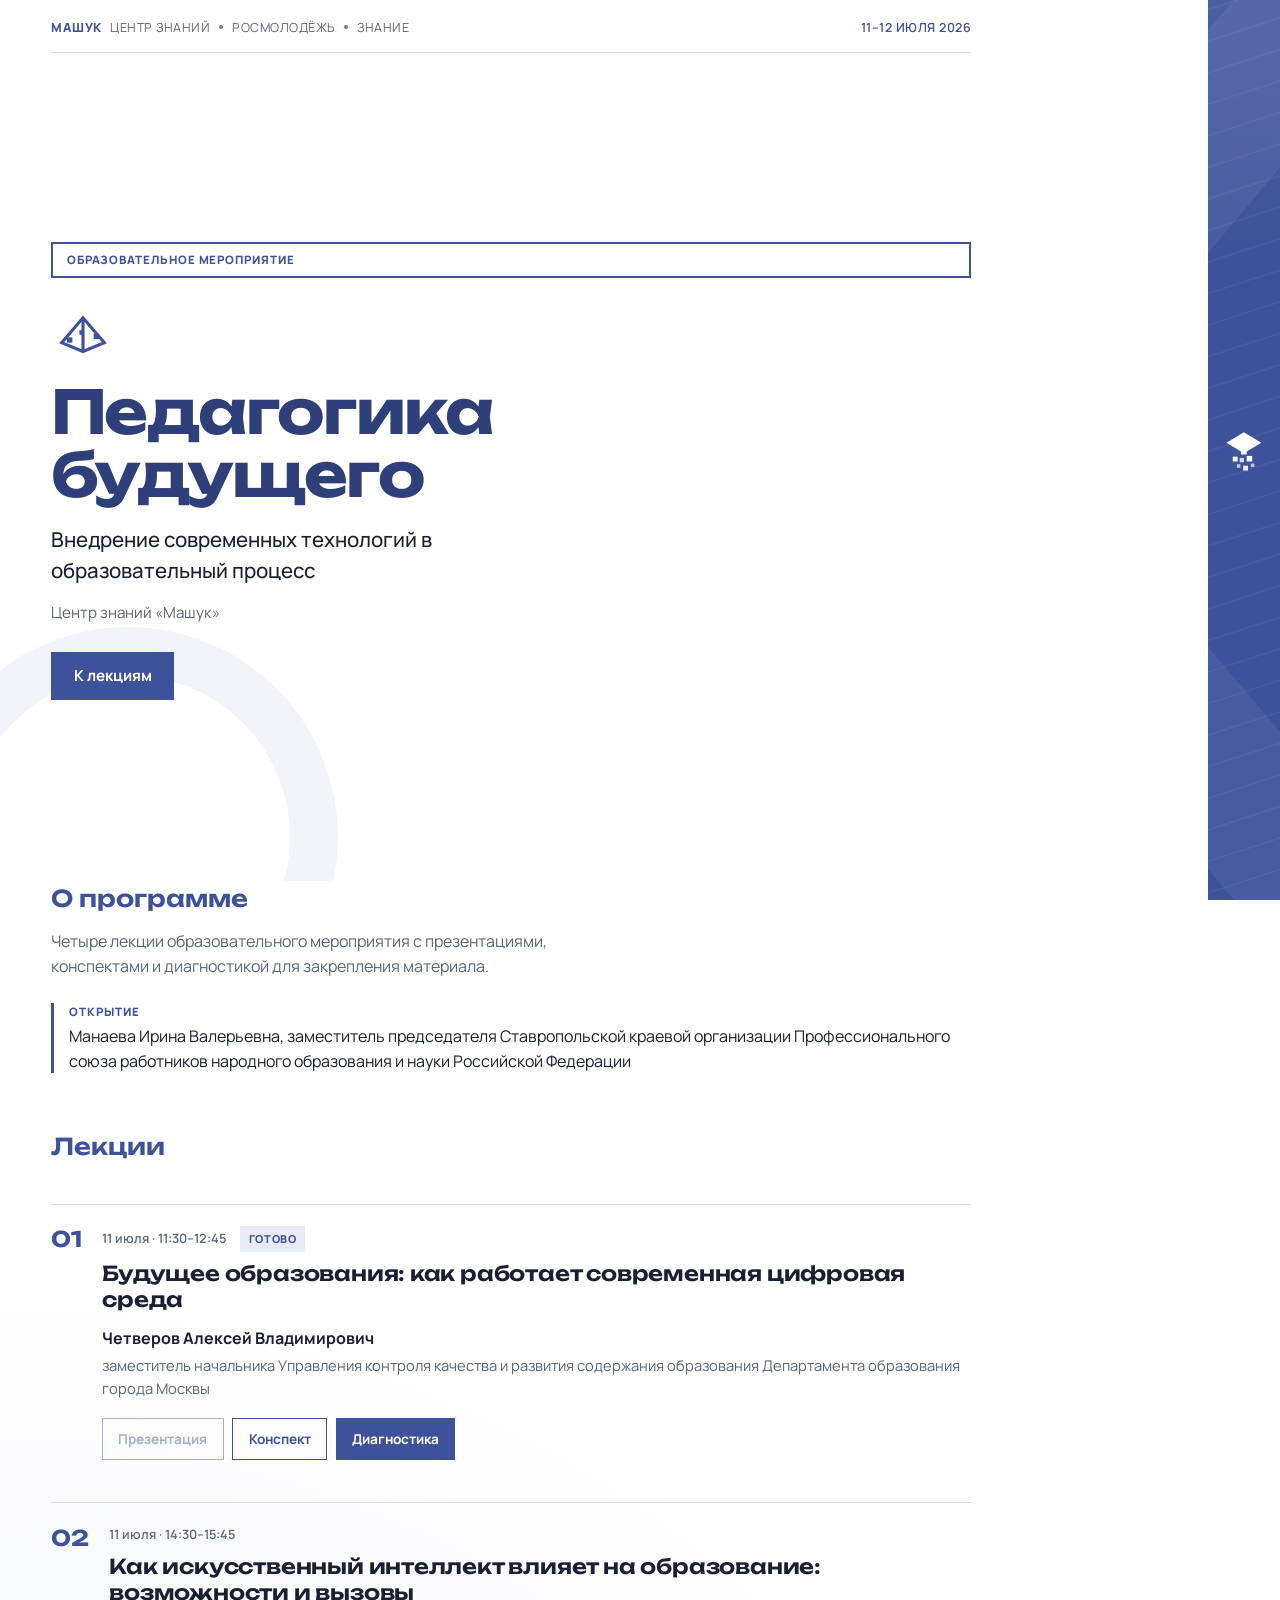
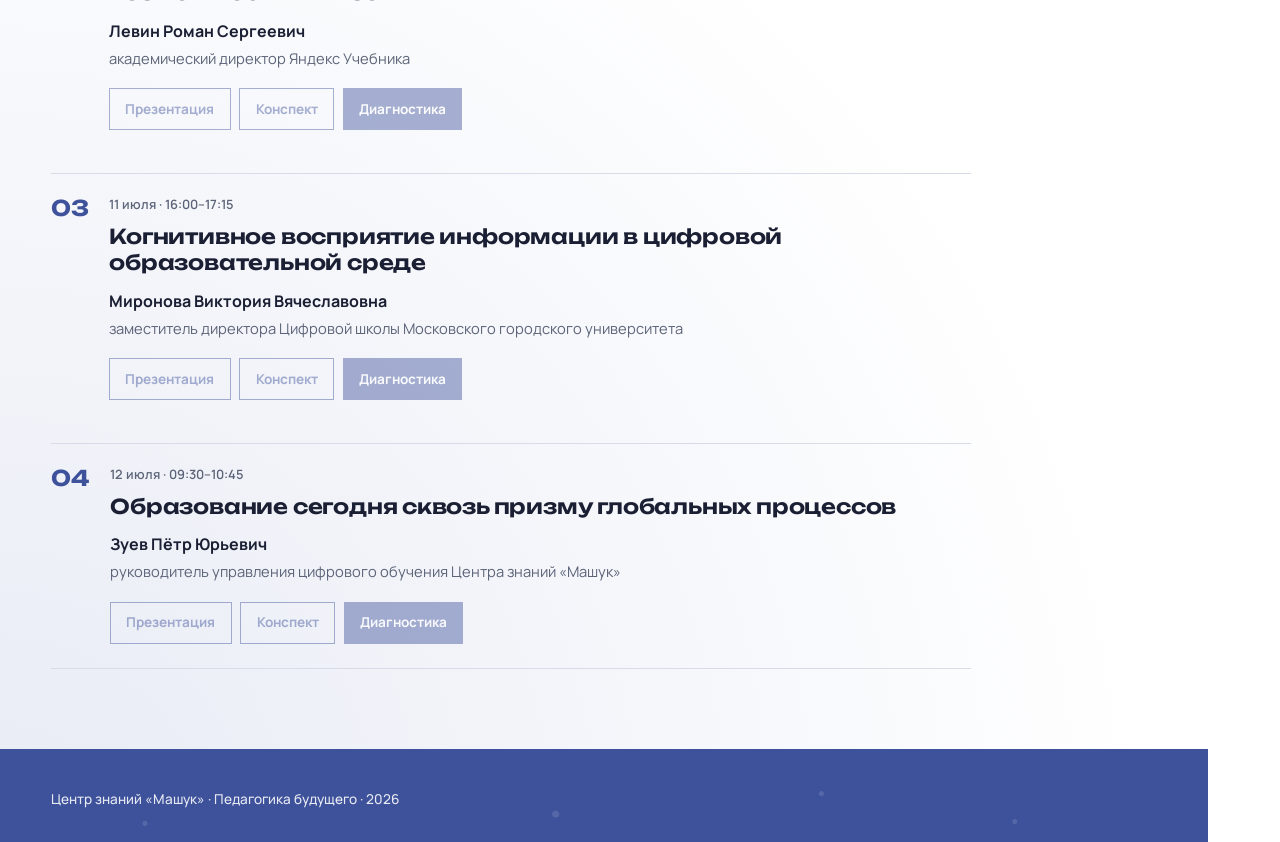
<file: docs/index.html>
<!DOCTYPE html>
<html lang="ru">
<head>
  <meta charset="UTF-8" />
  <meta name="viewport" content="width=device-width, initial-scale=1" />
  <title>Педагогика будущего — образовательное мероприятие</title>
  <link rel="preconnect" href="https://fonts.googleapis.com" />
  <link rel="preconnect" href="https://fonts.gstatic.com" crossorigin />
  <link href="https://fonts.googleapis.com/css2?family=Manrope:wght@400;500;600;700;800&family=Unbounded:wght@500;600;700&display=swap" rel="stylesheet" />
  <link rel="stylesheet" href="styles.css" />
</head>
<body>
  <div class="page">
    <aside class="rail" aria-hidden="true">
      <div class="rail__cap">
        <svg viewBox="0 0 120 140" fill="none" xmlns="http://www.w3.org/2000/svg">
          <path d="M10 48 L60 18 L110 48 L60 78 Z" fill="#fff"/>
          <rect x="52" y="72" width="16" height="10" fill="#fff"/>
          <rect x="28" y="88" width="14" height="14" fill="#fff" opacity=".95"/>
          <rect x="48" y="92" width="12" height="12" fill="#fff" opacity=".8"/>
          <rect x="68" y="86" width="16" height="16" fill="#fff"/>
          <rect x="40" y="110" width="10" height="10" fill="#fff" opacity=".7"/>
          <rect x="58" y="114" width="14" height="14" fill="#fff" opacity=".9"/>
          <rect x="80" y="108" width="10" height="10" fill="#fff" opacity=".65"/>
        </svg>
      </div>
    </aside>

    <div class="main">
      <header class="top">
        <div class="brand-row">
          <span class="partners">
            <strong>МАШУК</strong> ЦЕНТР ЗНАНИЙ
            <span class="dot"></span>
            росмолодёжь
            <span class="dot"></span>
            знание
          </span>
          <span class="dates">11–12 июля 2026</span>
        </div>
      </header>

      <section class="hero">
        <div class="hero__label">Образовательное мероприятие</div>
        <div class="hero__mark" aria-hidden="true">
          <svg viewBox="0 0 72 72" fill="none" xmlns="http://www.w3.org/2000/svg">
            <path d="M12 48 L36 20 L60 48 L36 58 Z" stroke="#3e529b" stroke-width="3.5" fill="none"/>
            <path d="M36 20 L36 58" stroke="#3e529b" stroke-width="3.5"/>
            <rect x="18" y="42" width="6" height="6" fill="#3e529b"/>
            <rect x="48" y="38" width="6" height="6" fill="#3e529b"/>
            <rect x="32" y="34" width="5" height="5" fill="#3e529b"/>
          </svg>
        </div>
        <h1 class="hero__title">Педагогика будущего</h1>
        <p class="hero__lead">Внедрение современных технологий в образовательный процесс</p>
        <p class="hero__place">Центр знаний «Машук»</p>
        <a class="btn btn--primary" href="#lectures">К лекциям</a>
      </section>

      <section class="about" id="about">
        <h2>О программе</h2>
        <p>
          Четыре лекции образовательного мероприятия с презентациями, конспектами
          и диагностикой для закрепления материала.
        </p>
        <ul class="about__meta">
          <li><span>Открытие</span> Манаева Ирина Валерьевна, заместитель председателя Ставропольской краевой организации Профессионального союза работников народного образования и науки Российской Федерации</li>
        </ul>
      </section>

      <section class="lectures" id="lectures">
        <div class="section-head">
          <h2>Лекции</h2>
        </div>

        <article class="lecture lecture--ready" id="lecture-1">
          <div class="lecture__num">01</div>
          <div class="lecture__body">
            <div class="lecture__meta">
              <time>11 июля · 11:30–12:45</time>
              <span class="tag">готово</span>
            </div>
            <h3>Будущее образования: как работает современная цифровая среда</h3>
            <p class="speaker">
              <strong>Четверов Алексей Владимирович</strong>
              <span>заместитель начальника Управления контроля качества и развития содержания образования Департамента образования города Москвы</span>
            </p>
            <div class="lecture__actions">
              <a class="action" href="#lecture-1" aria-disabled="true">Презентация</a>
              <a class="action" href="lecture-1-notes.html">Конспект</a>
              <a class="action action--accent" href="lecture-1-diagnosis.html">Диагностика</a>
            </div>
          </div>
        </article>

        <article class="lecture" id="lecture-2">
          <div class="lecture__num">02</div>
          <div class="lecture__body">
            <div class="lecture__meta">
              <time>11 июля · 14:30–15:45</time>
            </div>
            <h3>Как искусственный интеллект влияет на образование: возможности и вызовы</h3>
            <p class="speaker">
              <strong>Левин Роман Сергеевич</strong>
              <span>академический директор Яндекс Учебника</span>
            </p>
            <div class="lecture__actions">
              <a class="action" href="#lecture-2" aria-disabled="true">Презентация</a>
              <a class="action" href="#lecture-2" aria-disabled="true">Конспект</a>
              <a class="action action--accent" href="#lecture-2" aria-disabled="true">Диагностика</a>
            </div>
          </div>
        </article>

        <article class="lecture" id="lecture-3">
          <div class="lecture__num">03</div>
          <div class="lecture__body">
            <div class="lecture__meta">
              <time>11 июля · 16:00–17:15</time>
            </div>
            <h3>Когнитивное восприятие информации в цифровой образовательной среде</h3>
            <p class="speaker">
              <strong>Миронова Виктория Вячеславовна</strong>
              <span>заместитель директора Цифровой школы Московского городского университета</span>
            </p>
            <div class="lecture__actions">
              <a class="action" href="#lecture-3" aria-disabled="true">Презентация</a>
              <a class="action" href="#lecture-3" aria-disabled="true">Конспект</a>
              <a class="action action--accent" href="#lecture-3" aria-disabled="true">Диагностика</a>
            </div>
          </div>
        </article>

        <article class="lecture" id="lecture-4">
          <div class="lecture__num">04</div>
          <div class="lecture__body">
            <div class="lecture__meta">
              <time>12 июля · 09:30–10:45</time>
            </div>
            <h3>Образование сегодня сквозь призму глобальных процессов</h3>
            <p class="speaker">
              <strong>Зуев Пётр Юрьевич</strong>
              <span>руководитель управления цифрового обучения Центра знаний «Машук»</span>
            </p>
            <div class="lecture__actions">
              <a class="action" href="#lecture-4" aria-disabled="true">Презентация</a>
              <a class="action" href="#lecture-4" aria-disabled="true">Конспект</a>
              <a class="action action--accent" href="#lecture-4" aria-disabled="true">Диагностика</a>
            </div>
          </div>
        </article>
      </section>

      <footer class="footer">
        <div class="footer__pattern" aria-hidden="true"></div>
        <p>Центр знаний «Машук» · Педагогика будущего · 2026</p>
      </footer>
    </div>
  </div>
</body>
</html>
</file>
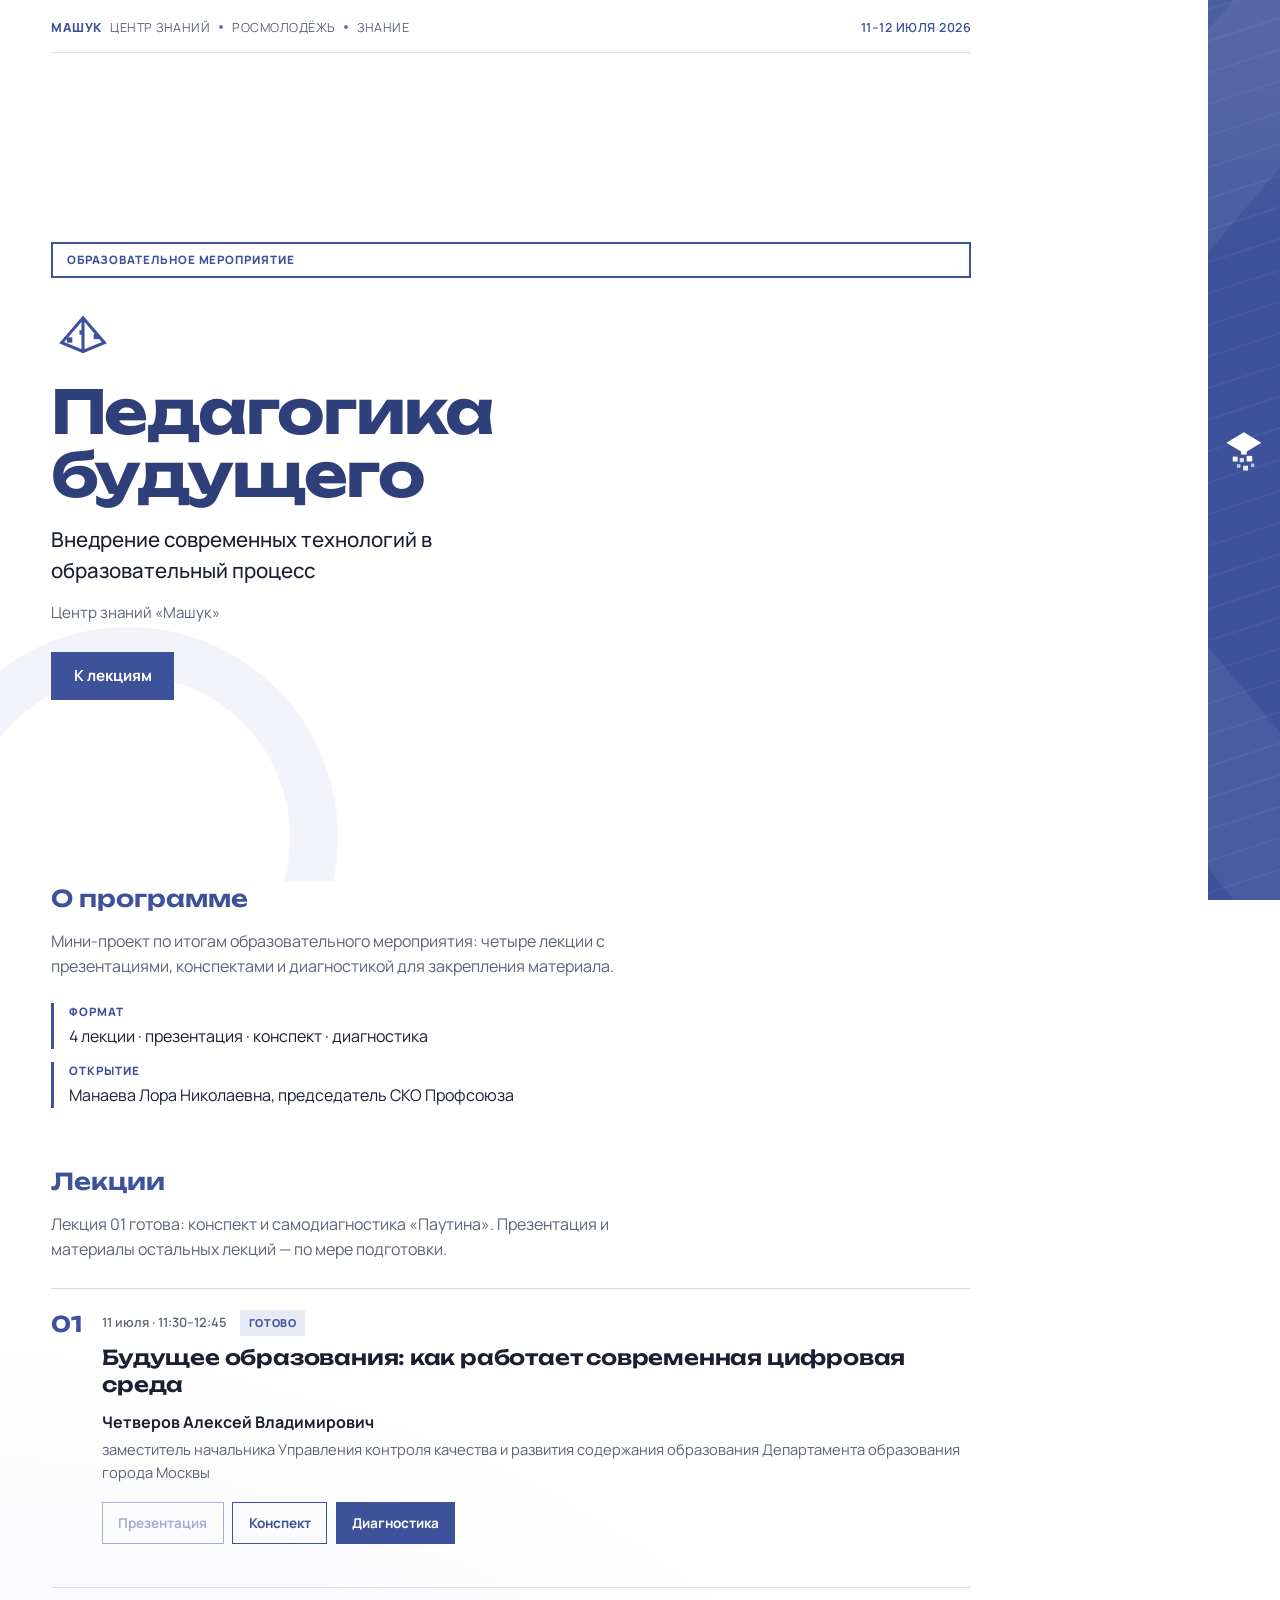
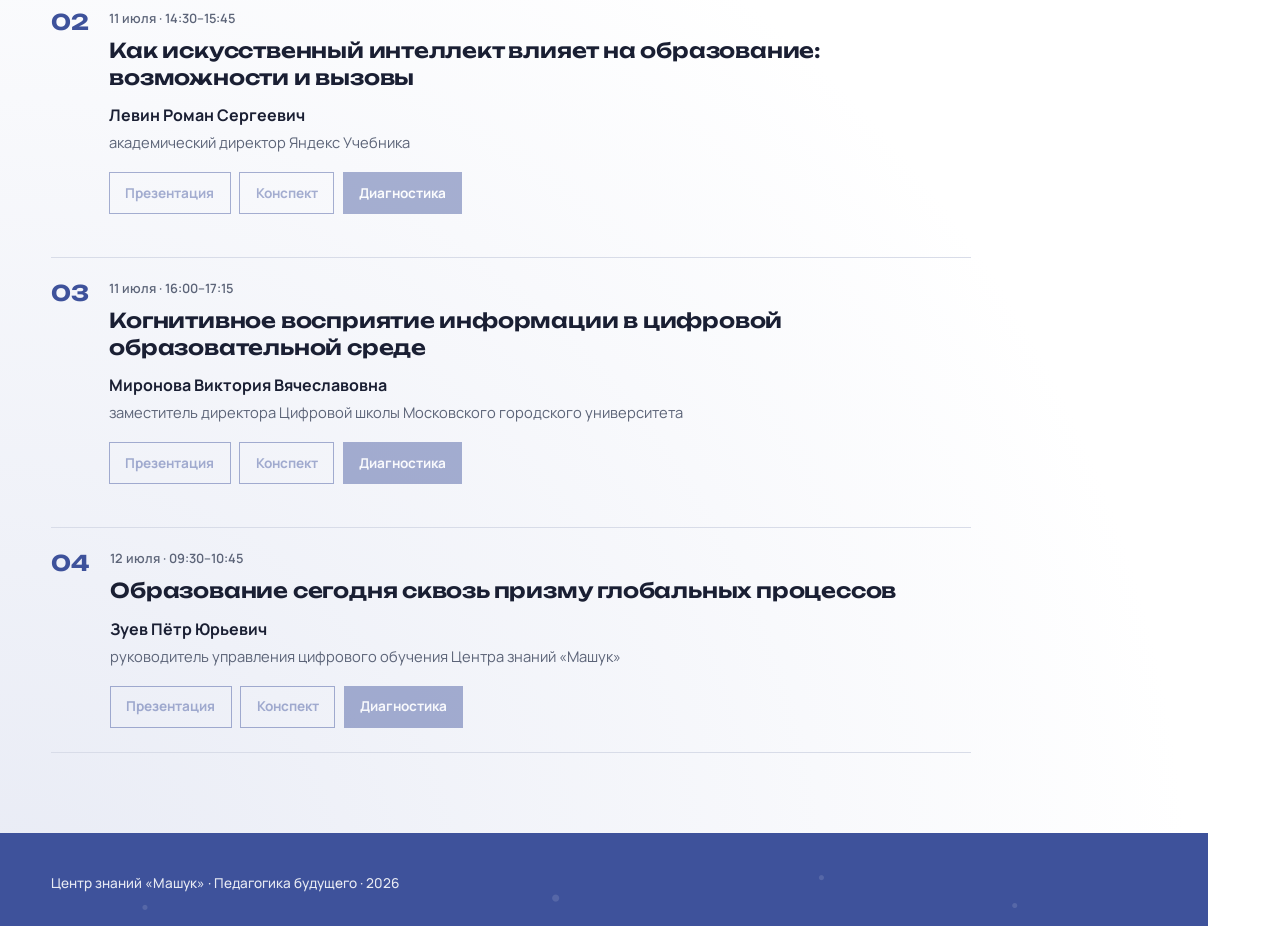
<file: landing/index.html>
<!DOCTYPE html>
<html lang="ru">
<head>
  <meta charset="UTF-8" />
  <meta name="viewport" content="width=device-width, initial-scale=1" />
  <title>Педагогика будущего — образовательное мероприятие</title>
  <link rel="preconnect" href="https://fonts.googleapis.com" />
  <link rel="preconnect" href="https://fonts.gstatic.com" crossorigin />
  <link href="https://fonts.googleapis.com/css2?family=Manrope:wght@400;500;600;700;800&family=Unbounded:wght@500;600;700&display=swap" rel="stylesheet" />
  <link rel="stylesheet" href="styles.css" />
</head>
<body>
  <div class="page">
    <aside class="rail" aria-hidden="true">
      <div class="rail__cap">
        <svg viewBox="0 0 120 140" fill="none" xmlns="http://www.w3.org/2000/svg">
          <path d="M10 48 L60 18 L110 48 L60 78 Z" fill="#fff"/>
          <rect x="52" y="72" width="16" height="10" fill="#fff"/>
          <rect x="28" y="88" width="14" height="14" fill="#fff" opacity=".95"/>
          <rect x="48" y="92" width="12" height="12" fill="#fff" opacity=".8"/>
          <rect x="68" y="86" width="16" height="16" fill="#fff"/>
          <rect x="40" y="110" width="10" height="10" fill="#fff" opacity=".7"/>
          <rect x="58" y="114" width="14" height="14" fill="#fff" opacity=".9"/>
          <rect x="80" y="108" width="10" height="10" fill="#fff" opacity=".65"/>
        </svg>
      </div>
    </aside>

    <div class="main">
      <header class="top">
        <div class="brand-row">
          <span class="partners">
            <strong>МАШУК</strong> ЦЕНТР ЗНАНИЙ
            <span class="dot"></span>
            росмолодёжь
            <span class="dot"></span>
            знание
          </span>
          <span class="dates">11–12 июля 2026</span>
        </div>
      </header>

      <section class="hero">
        <div class="hero__label">Образовательное мероприятие</div>
        <div class="hero__mark" aria-hidden="true">
          <svg viewBox="0 0 72 72" fill="none" xmlns="http://www.w3.org/2000/svg">
            <path d="M12 48 L36 20 L60 48 L36 58 Z" stroke="#3e529b" stroke-width="3.5" fill="none"/>
            <path d="M36 20 L36 58" stroke="#3e529b" stroke-width="3.5"/>
            <rect x="18" y="42" width="6" height="6" fill="#3e529b"/>
            <rect x="48" y="38" width="6" height="6" fill="#3e529b"/>
            <rect x="32" y="34" width="5" height="5" fill="#3e529b"/>
          </svg>
        </div>
        <h1 class="hero__title">Педагогика будущего</h1>
        <p class="hero__lead">Внедрение современных технологий в образовательный процесс</p>
        <p class="hero__place">Центр знаний «Машук»</p>
        <a class="btn btn--primary" href="#lectures">К лекциям</a>
      </section>

      <section class="about" id="about">
        <h2>О программе</h2>
        <p>
          Мини-проект по итогам образовательного мероприятия: четыре лекции
          с презентациями, конспектами и диагностикой для закрепления материала.
        </p>
        <ul class="about__meta">
          <li><span>Формат</span> 4 лекции · презентация · конспект · диагностика</li>
          <li><span>Открытие</span> Манаева Лора Николаевна, председатель СКО Профсоюза</li>
        </ul>
      </section>

      <section class="lectures" id="lectures">
        <div class="section-head">
          <h2>Лекции</h2>
          <p>Лекция 01 готова: конспект и самодиагностика «Паутина». Презентация и материалы остальных лекций — по мере подготовки.</p>
        </div>

        <article class="lecture lecture--ready" id="lecture-1">
          <div class="lecture__num">01</div>
          <div class="lecture__body">
            <div class="lecture__meta">
              <time>11 июля · 11:30–12:45</time>
              <span class="tag">готово</span>
            </div>
            <h3>Будущее образования: как работает современная цифровая среда</h3>
            <p class="speaker">
              <strong>Четверов Алексей Владимирович</strong>
              <span>заместитель начальника Управления контроля качества и развития содержания образования Департамента образования города Москвы</span>
            </p>
            <div class="lecture__actions">
              <a class="action" href="#lecture-1" aria-disabled="true">Презентация</a>
              <a class="action" href="lecture-1-notes.html">Конспект</a>
              <a class="action action--accent" href="lecture-1-diagnosis.html">Диагностика</a>
            </div>
          </div>
        </article>

        <article class="lecture" id="lecture-2">
          <div class="lecture__num">02</div>
          <div class="lecture__body">
            <div class="lecture__meta">
              <time>11 июля · 14:30–15:45</time>
            </div>
            <h3>Как искусственный интеллект влияет на образование: возможности и вызовы</h3>
            <p class="speaker">
              <strong>Левин Роман Сергеевич</strong>
              <span>академический директор Яндекс Учебника</span>
            </p>
            <div class="lecture__actions">
              <a class="action" href="#lecture-2" aria-disabled="true">Презентация</a>
              <a class="action" href="#lecture-2" aria-disabled="true">Конспект</a>
              <a class="action action--accent" href="#lecture-2" aria-disabled="true">Диагностика</a>
            </div>
          </div>
        </article>

        <article class="lecture" id="lecture-3">
          <div class="lecture__num">03</div>
          <div class="lecture__body">
            <div class="lecture__meta">
              <time>11 июля · 16:00–17:15</time>
            </div>
            <h3>Когнитивное восприятие информации в цифровой образовательной среде</h3>
            <p class="speaker">
              <strong>Миронова Виктория Вячеславовна</strong>
              <span>заместитель директора Цифровой школы Московского городского университета</span>
            </p>
            <div class="lecture__actions">
              <a class="action" href="#lecture-3" aria-disabled="true">Презентация</a>
              <a class="action" href="#lecture-3" aria-disabled="true">Конспект</a>
              <a class="action action--accent" href="#lecture-3" aria-disabled="true">Диагностика</a>
            </div>
          </div>
        </article>

        <article class="lecture" id="lecture-4">
          <div class="lecture__num">04</div>
          <div class="lecture__body">
            <div class="lecture__meta">
              <time>12 июля · 09:30–10:45</time>
            </div>
            <h3>Образование сегодня сквозь призму глобальных процессов</h3>
            <p class="speaker">
              <strong>Зуев Пётр Юрьевич</strong>
              <span>руководитель управления цифрового обучения Центра знаний «Машук»</span>
            </p>
            <div class="lecture__actions">
              <a class="action" href="#lecture-4" aria-disabled="true">Презентация</a>
              <a class="action" href="#lecture-4" aria-disabled="true">Конспект</a>
              <a class="action action--accent" href="#lecture-4" aria-disabled="true">Диагностика</a>
            </div>
          </div>
        </article>
      </section>

      <footer class="footer">
        <div class="footer__pattern" aria-hidden="true"></div>
        <p>Центр знаний «Машук» · Педагогика будущего · 2026</p>
      </footer>
    </div>
  </div>
</body>
</html>
</file>
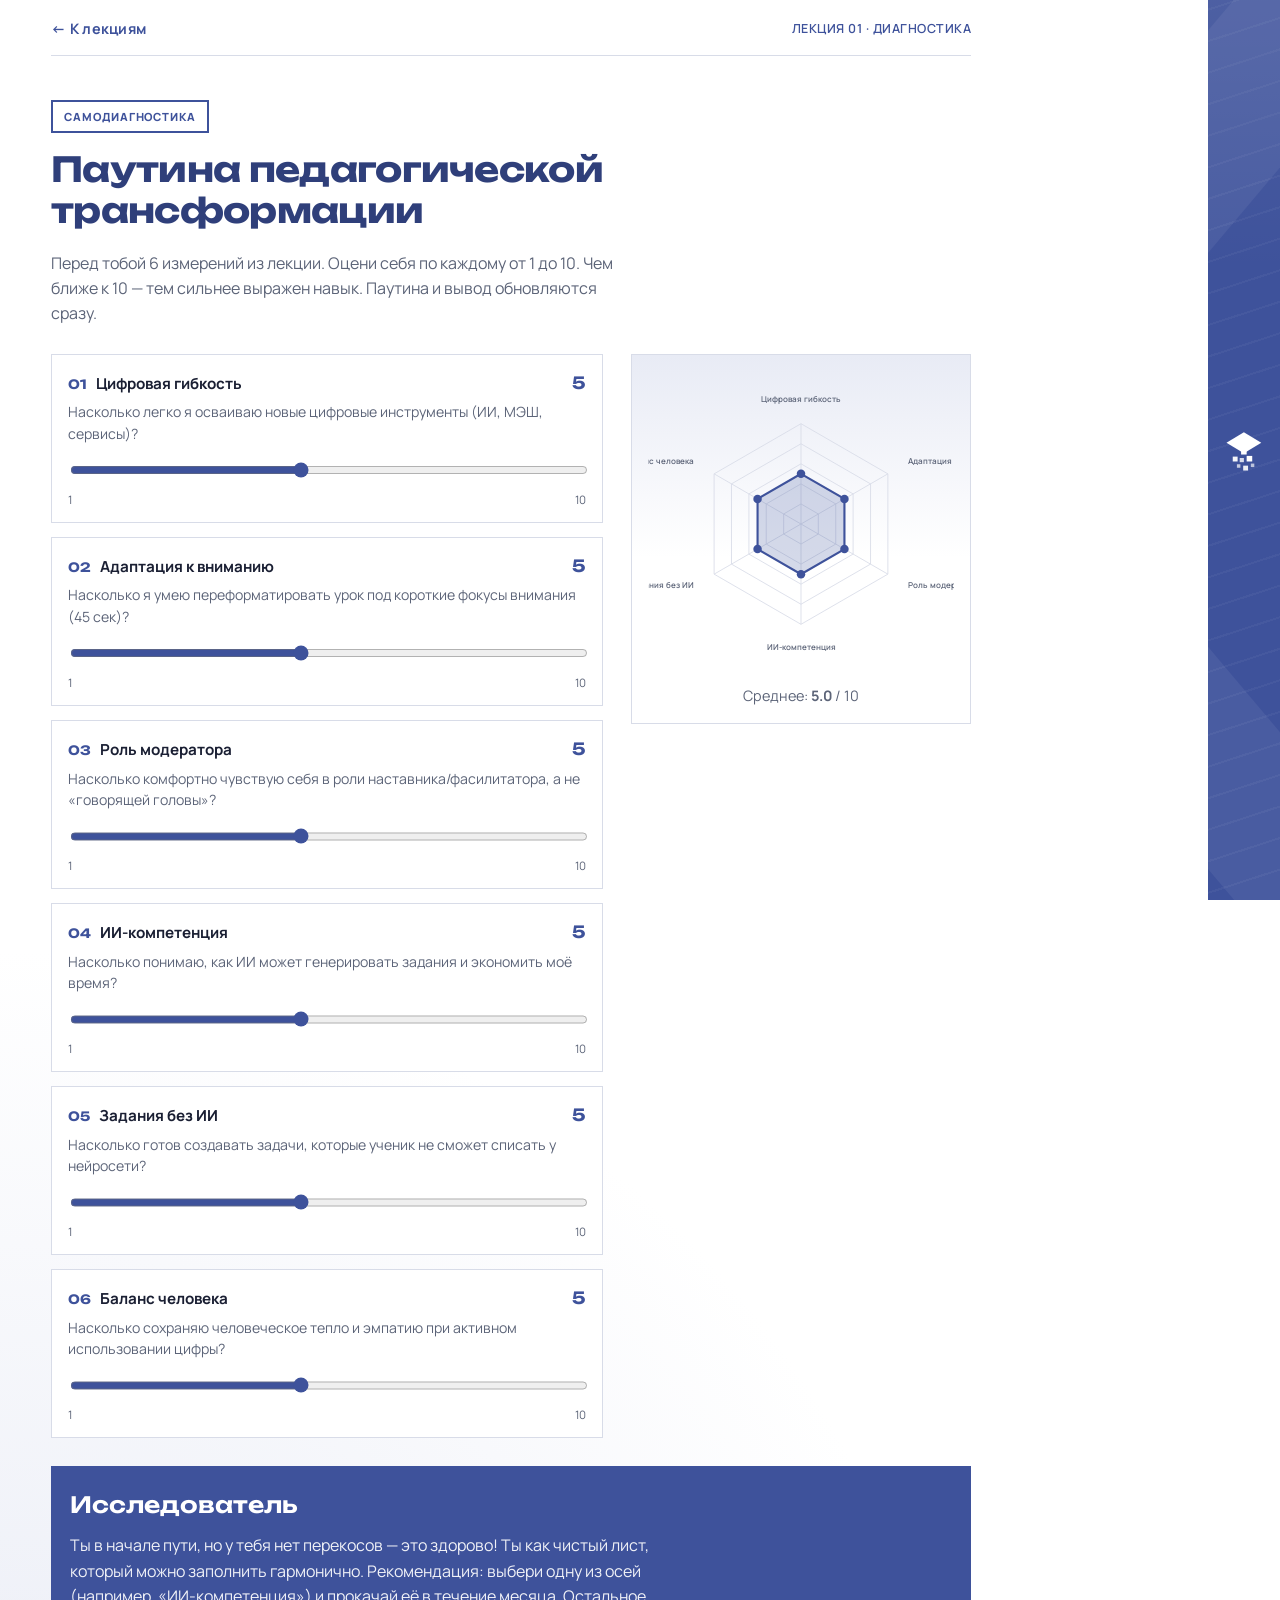
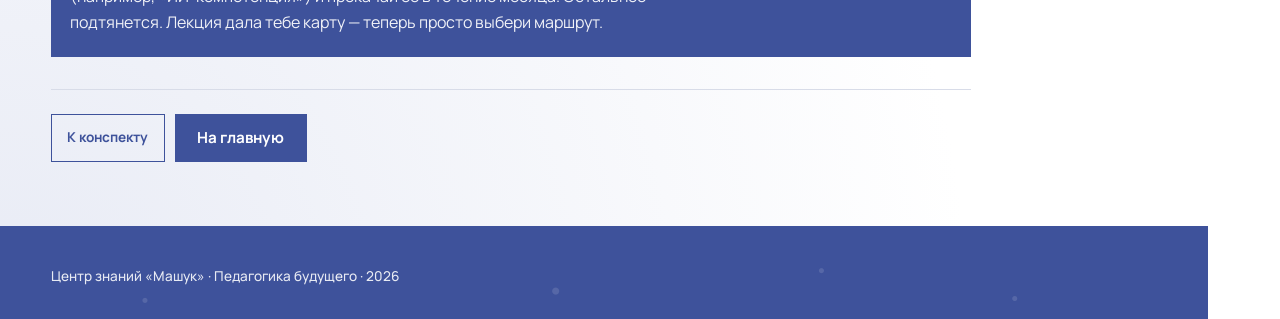
<file: docs/lecture-1-diagnosis.html>
<!DOCTYPE html>
<html lang="ru">
<head>
  <meta charset="UTF-8" />
  <meta name="viewport" content="width=device-width, initial-scale=1" />
  <title>Диагностика · Лекция 01 — Педагогика будущего</title>
  <link rel="preconnect" href="https://fonts.googleapis.com" />
  <link rel="preconnect" href="https://fonts.gstatic.com" crossorigin />
  <link href="https://fonts.googleapis.com/css2?family=Manrope:wght@400;500;600;700;800&family=Unbounded:wght@500;600;700&display=swap" rel="stylesheet" />
  <link rel="stylesheet" href="styles.css" />
</head>
<body>
  <div class="page">
    <aside class="rail" aria-hidden="true">
      <div class="rail__cap">
        <svg viewBox="0 0 120 140" fill="none" xmlns="http://www.w3.org/2000/svg">
          <path d="M10 48 L60 18 L110 48 L60 78 Z" fill="#fff"/>
          <rect x="52" y="72" width="16" height="10" fill="#fff"/>
          <rect x="28" y="88" width="14" height="14" fill="#fff" opacity=".95"/>
          <rect x="48" y="92" width="12" height="12" fill="#fff" opacity=".8"/>
          <rect x="68" y="86" width="16" height="16" fill="#fff"/>
          <rect x="40" y="110" width="10" height="10" fill="#fff" opacity=".7"/>
          <rect x="58" y="114" width="14" height="14" fill="#fff" opacity=".9"/>
          <rect x="80" y="108" width="10" height="10" fill="#fff" opacity=".65"/>
        </svg>
      </div>
    </aside>

    <div class="main">
      <header class="top">
        <div class="brand-row">
          <a class="back" href="index.html">← К лекциям</a>
          <span class="dates">Лекция 01 · Диагностика</span>
        </div>
      </header>

      <article class="content content--diag">
        <div class="content__label">Самодиагностика</div>
        <h1>Паутина педагогической трансформации</h1>
        <p class="lead">
          Перед тобой 6 измерений из лекции. Оцени себя по каждому от 1 до 10.
          Чем ближе к 10 — тем сильнее выражен навык. Паутина и вывод обновляются сразу.
        </p>

        <div class="diag-grid">
          <div class="diag-sliders" id="sliders"></div>

          <div class="diag-viz">
            <div class="radar-wrap">
              <svg id="radar" viewBox="0 0 360 360" role="img" aria-label="Диаграмма паутина самооценки">
                <g id="radar-grid"></g>
                <polygon id="radar-area" fill="rgba(62,82,155,0.22)" stroke="#3e529b" stroke-width="2.5"/>
                <g id="radar-dots"></g>
                <g id="radar-labels"></g>
              </svg>
            </div>
            <p class="radar-hint">Среднее: <strong id="avg-score">5.0</strong> / 10</p>
          </div>
        </div>

        <section class="result" id="result" aria-live="polite">
          <div class="result__type" id="result-type">Исследователь</div>
          <p class="result__text" id="result-text"></p>
        </section>

        <div class="content__cta">
          <a class="action" href="lecture-1-notes.html">К конспекту</a>
          <a class="btn btn--primary" href="index.html">На главную</a>
        </div>
      </article>

      <footer class="footer">
        <div class="footer__pattern" aria-hidden="true"></div>
        <p>Центр знаний «Машук» · Педагогика будущего · 2026</p>
      </footer>
    </div>
  </div>

  <script src="diagnosis-1.js"></script>
</body>
</html>
</file>
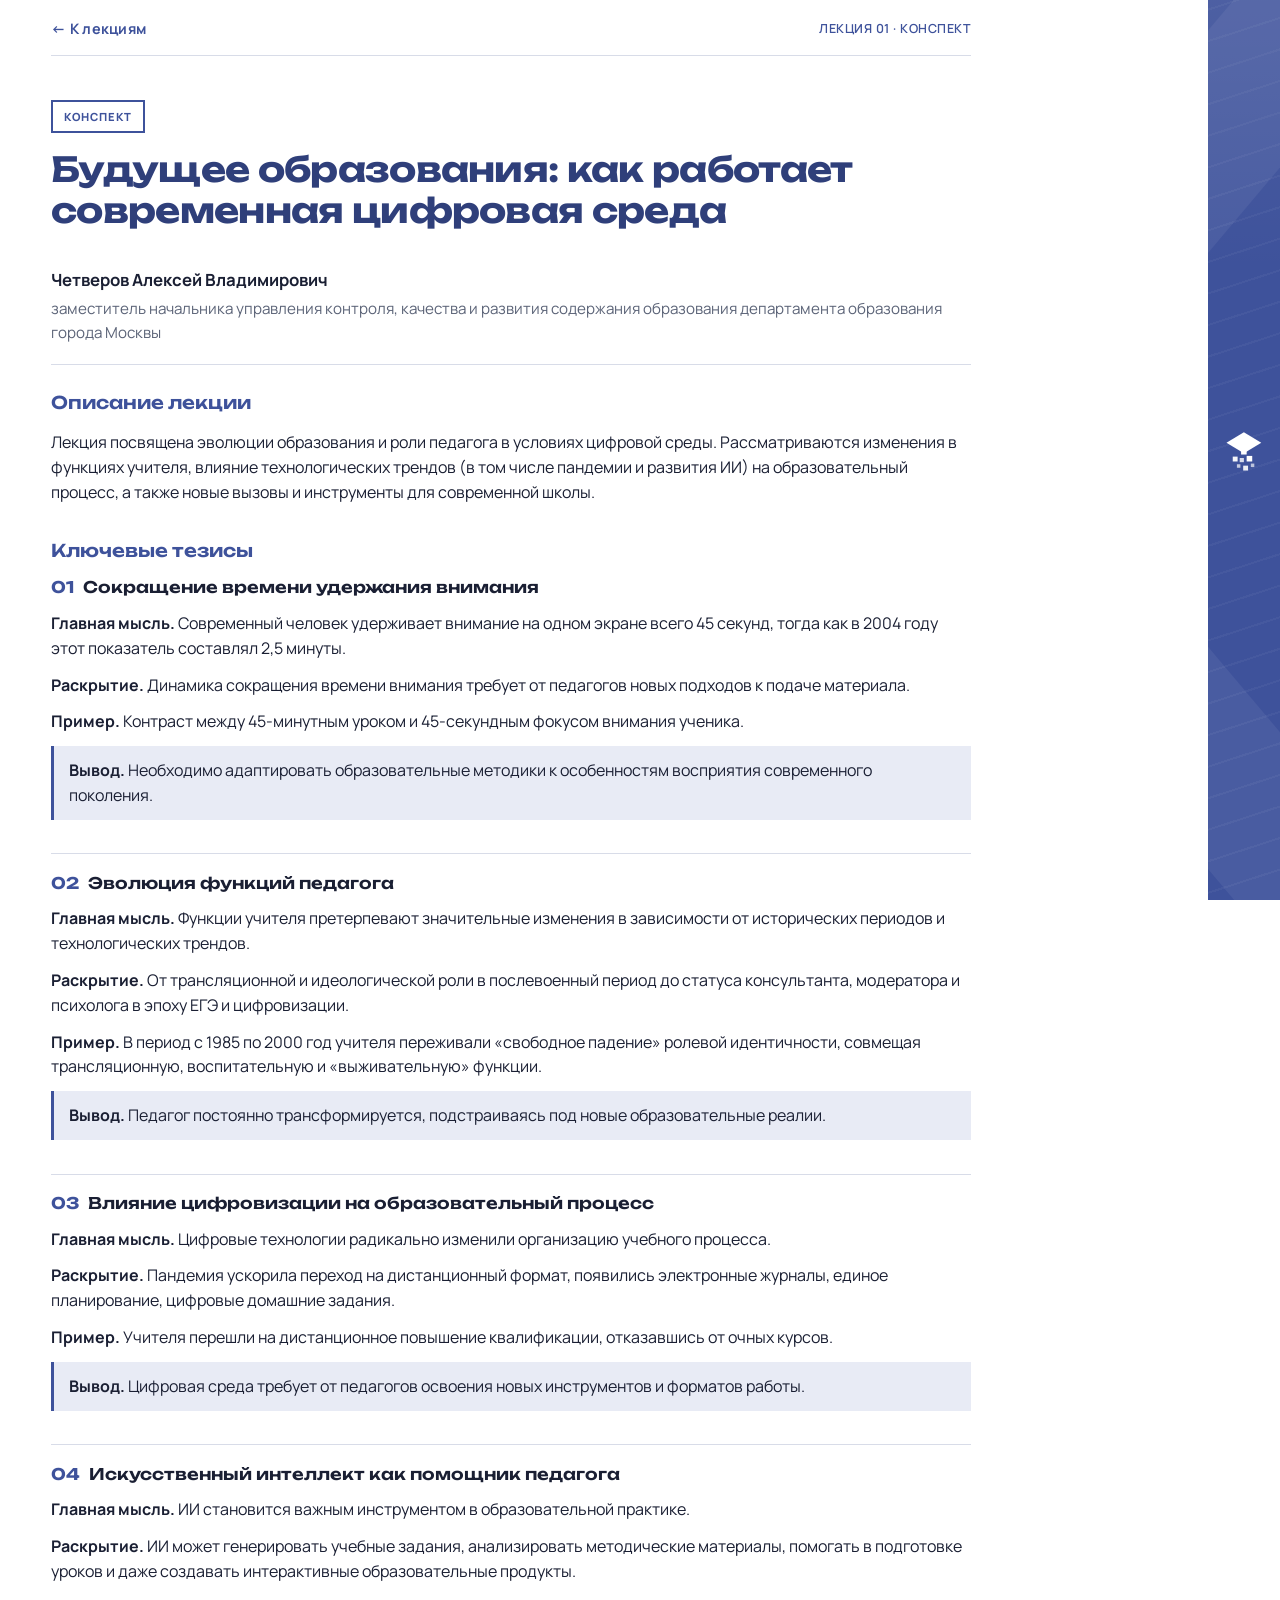
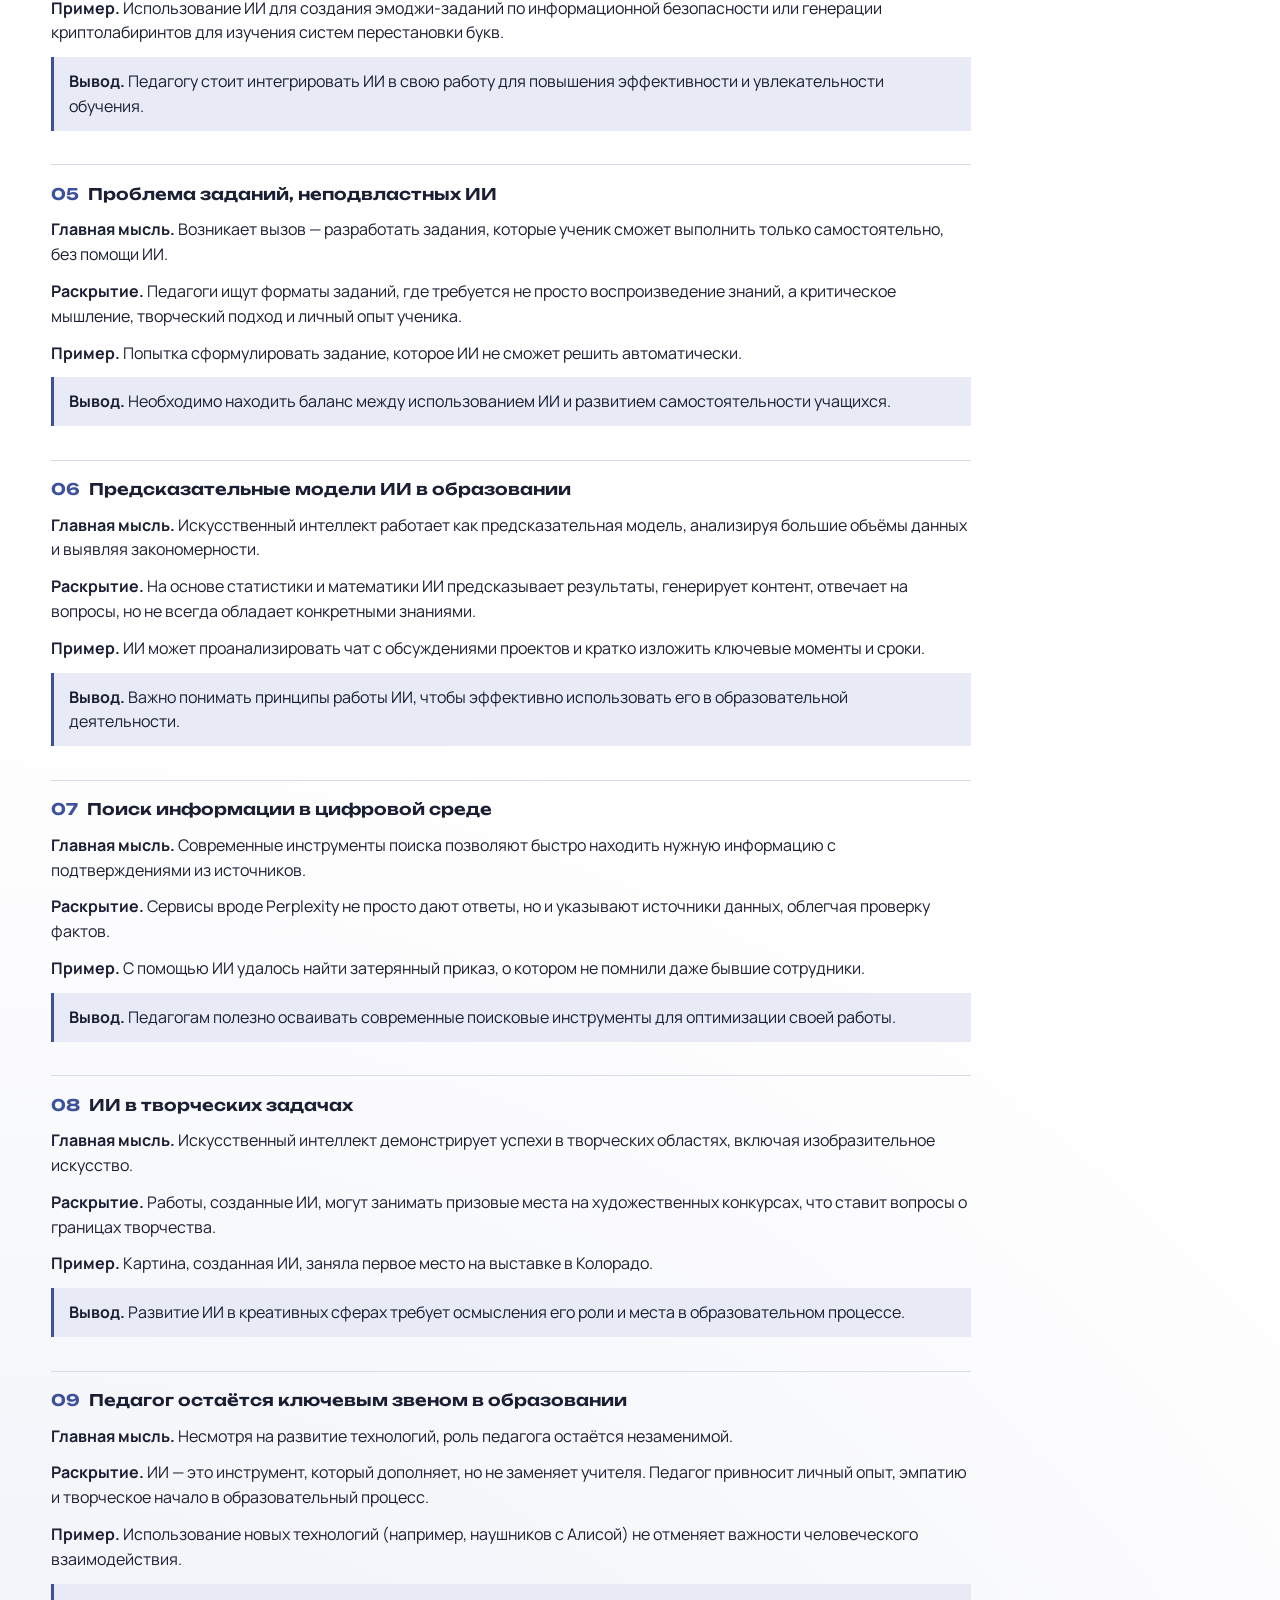
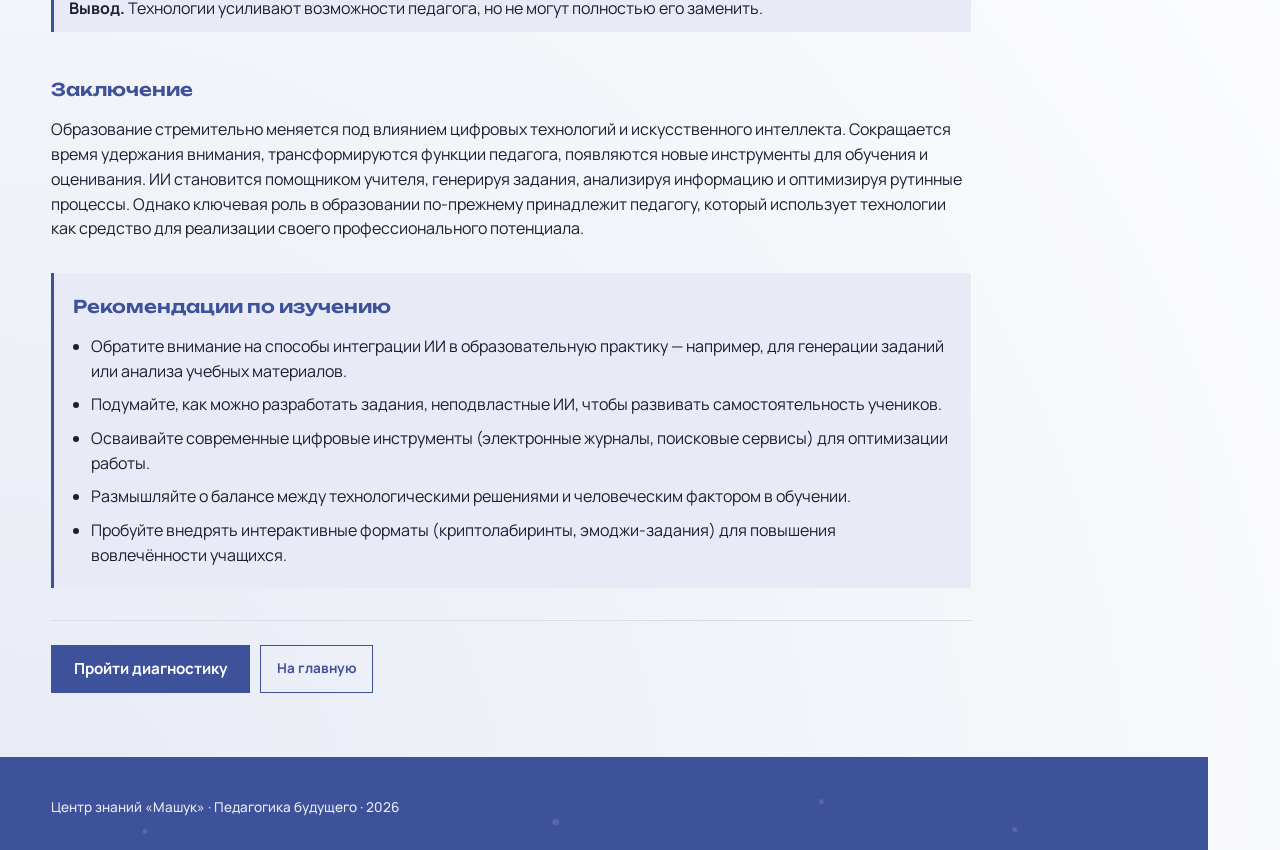
<file: docs/lecture-1-notes.html>
<!DOCTYPE html>
<html lang="ru">
<head>
  <meta charset="UTF-8" />
  <meta name="viewport" content="width=device-width, initial-scale=1" />
  <title>Конспект · Лекция 01 — Педагогика будущего</title>
  <link rel="preconnect" href="https://fonts.googleapis.com" />
  <link rel="preconnect" href="https://fonts.gstatic.com" crossorigin />
  <link href="https://fonts.googleapis.com/css2?family=Manrope:wght@400;500;600;700;800&family=Unbounded:wght@500;600;700&display=swap" rel="stylesheet" />
  <link rel="stylesheet" href="styles.css" />
</head>
<body>
  <div class="page">
    <aside class="rail" aria-hidden="true">
      <div class="rail__cap">
        <svg viewBox="0 0 120 140" fill="none" xmlns="http://www.w3.org/2000/svg">
          <path d="M10 48 L60 18 L110 48 L60 78 Z" fill="#fff"/>
          <rect x="52" y="72" width="16" height="10" fill="#fff"/>
          <rect x="28" y="88" width="14" height="14" fill="#fff" opacity=".95"/>
          <rect x="48" y="92" width="12" height="12" fill="#fff" opacity=".8"/>
          <rect x="68" y="86" width="16" height="16" fill="#fff"/>
          <rect x="40" y="110" width="10" height="10" fill="#fff" opacity=".7"/>
          <rect x="58" y="114" width="14" height="14" fill="#fff" opacity=".9"/>
          <rect x="80" y="108" width="10" height="10" fill="#fff" opacity=".65"/>
        </svg>
      </div>
    </aside>

    <div class="main">
      <header class="top">
        <div class="brand-row">
          <a class="back" href="index.html">← К лекциям</a>
          <span class="dates">Лекция 01 · Конспект</span>
        </div>
      </header>

      <article class="content">
        <div class="content__label">Конспект</div>
        <h1>Будущее образования: как работает современная цифровая среда</h1>

        <div class="speaker-block">
          <strong>Четверов Алексей Владимирович</strong>
          <span>заместитель начальника управления контроля, качества и развития содержания образования департамента образования города Москвы</span>
        </div>

        <section class="block">
          <h2>Описание лекции</h2>
          <p>Лекция посвящена эволюции образования и роли педагога в условиях цифровой среды. Рассматриваются изменения в функциях учителя, влияние технологических трендов (в том числе пандемии и развития ИИ) на образовательный процесс, а также новые вызовы и инструменты для современной школы.</p>
        </section>

        <section class="block">
          <h2>Ключевые тезисы</h2>

          <ol class="thesis-list">
            <li>
              <h3>Сокращение времени удержания внимания</h3>
              <p><strong>Главная мысль.</strong> Современный человек удерживает внимание на одном экране всего 45 секунд, тогда как в 2004 году этот показатель составлял 2,5 минуты.</p>
              <p><strong>Раскрытие.</strong> Динамика сокращения времени внимания требует от педагогов новых подходов к подаче материала.</p>
              <p><strong>Пример.</strong> Контраст между 45-минутным уроком и 45-секундным фокусом внимания ученика.</p>
              <p class="thesis-out"><strong>Вывод.</strong> Необходимо адаптировать образовательные методики к особенностям восприятия современного поколения.</p>
            </li>

            <li>
              <h3>Эволюция функций педагога</h3>
              <p><strong>Главная мысль.</strong> Функции учителя претерпевают значительные изменения в зависимости от исторических периодов и технологических трендов.</p>
              <p><strong>Раскрытие.</strong> От трансляционной и идеологической роли в послевоенный период до статуса консультанта, модератора и психолога в эпоху ЕГЭ и цифровизации.</p>
              <p><strong>Пример.</strong> В период с 1985 по 2000 год учителя переживали «свободное падение» ролевой идентичности, совмещая трансляционную, воспитательную и «выживательную» функции.</p>
              <p class="thesis-out"><strong>Вывод.</strong> Педагог постоянно трансформируется, подстраиваясь под новые образовательные реалии.</p>
            </li>

            <li>
              <h3>Влияние цифровизации на образовательный процесс</h3>
              <p><strong>Главная мысль.</strong> Цифровые технологии радикально изменили организацию учебного процесса.</p>
              <p><strong>Раскрытие.</strong> Пандемия ускорила переход на дистанционный формат, появились электронные журналы, единое планирование, цифровые домашние задания.</p>
              <p><strong>Пример.</strong> Учителя перешли на дистанционное повышение квалификации, отказавшись от очных курсов.</p>
              <p class="thesis-out"><strong>Вывод.</strong> Цифровая среда требует от педагогов освоения новых инструментов и форматов работы.</p>
            </li>

            <li>
              <h3>Искусственный интеллект как помощник педагога</h3>
              <p><strong>Главная мысль.</strong> ИИ становится важным инструментом в образовательной практике.</p>
              <p><strong>Раскрытие.</strong> ИИ может генерировать учебные задания, анализировать методические материалы, помогать в подготовке уроков и даже создавать интерактивные образовательные продукты.</p>
              <p><strong>Пример.</strong> Использование ИИ для создания эмоджи-заданий по информационной безопасности или генерации криптолабиринтов для изучения систем перестановки букв.</p>
              <p class="thesis-out"><strong>Вывод.</strong> Педагогу стоит интегрировать ИИ в свою работу для повышения эффективности и увлекательности обучения.</p>
            </li>

            <li>
              <h3>Проблема заданий, неподвластных ИИ</h3>
              <p><strong>Главная мысль.</strong> Возникает вызов — разработать задания, которые ученик сможет выполнить только самостоятельно, без помощи ИИ.</p>
              <p><strong>Раскрытие.</strong> Педагоги ищут форматы заданий, где требуется не просто воспроизведение знаний, а критическое мышление, творческий подход и личный опыт ученика.</p>
              <p><strong>Пример.</strong> Попытка сформулировать задание, которое ИИ не сможет решить автоматически.</p>
              <p class="thesis-out"><strong>Вывод.</strong> Необходимо находить баланс между использованием ИИ и развитием самостоятельности учащихся.</p>
            </li>

            <li>
              <h3>Предсказательные модели ИИ в образовании</h3>
              <p><strong>Главная мысль.</strong> Искусственный интеллект работает как предсказательная модель, анализируя большие объёмы данных и выявляя закономерности.</p>
              <p><strong>Раскрытие.</strong> На основе статистики и математики ИИ предсказывает результаты, генерирует контент, отвечает на вопросы, но не всегда обладает конкретными знаниями.</p>
              <p><strong>Пример.</strong> ИИ может проанализировать чат с обсуждениями проектов и кратко изложить ключевые моменты и сроки.</p>
              <p class="thesis-out"><strong>Вывод.</strong> Важно понимать принципы работы ИИ, чтобы эффективно использовать его в образовательной деятельности.</p>
            </li>

            <li>
              <h3>Поиск информации в цифровой среде</h3>
              <p><strong>Главная мысль.</strong> Современные инструменты поиска позволяют быстро находить нужную информацию с подтверждениями из источников.</p>
              <p><strong>Раскрытие.</strong> Сервисы вроде Perplexity не просто дают ответы, но и указывают источники данных, облегчая проверку фактов.</p>
              <p><strong>Пример.</strong> С помощью ИИ удалось найти затерянный приказ, о котором не помнили даже бывшие сотрудники.</p>
              <p class="thesis-out"><strong>Вывод.</strong> Педагогам полезно осваивать современные поисковые инструменты для оптимизации своей работы.</p>
            </li>

            <li>
              <h3>ИИ в творческих задачах</h3>
              <p><strong>Главная мысль.</strong> Искусственный интеллект демонстрирует успехи в творческих областях, включая изобразительное искусство.</p>
              <p><strong>Раскрытие.</strong> Работы, созданные ИИ, могут занимать призовые места на художественных конкурсах, что ставит вопросы о границах творчества.</p>
              <p><strong>Пример.</strong> Картина, созданная ИИ, заняла первое место на выставке в Колорадо.</p>
              <p class="thesis-out"><strong>Вывод.</strong> Развитие ИИ в креативных сферах требует осмысления его роли и места в образовательном процессе.</p>
            </li>

            <li>
              <h3>Педагог остаётся ключевым звеном в образовании</h3>
              <p><strong>Главная мысль.</strong> Несмотря на развитие технологий, роль педагога остаётся незаменимой.</p>
              <p><strong>Раскрытие.</strong> ИИ — это инструмент, который дополняет, но не заменяет учителя. Педагог привносит личный опыт, эмпатию и творческое начало в образовательный процесс.</p>
              <p><strong>Пример.</strong> Использование новых технологий (например, наушников с Алисой) не отменяет важности человеческого взаимодействия.</p>
              <p class="thesis-out"><strong>Вывод.</strong> Технологии усиливают возможности педагога, но не могут полностью его заменить.</p>
            </li>
          </ol>
        </section>

        <section class="block">
          <h2>Заключение</h2>
          <p>Образование стремительно меняется под влиянием цифровых технологий и искусственного интеллекта. Сокращается время удержания внимания, трансформируются функции педагога, появляются новые инструменты для обучения и оценивания. ИИ становится помощником учителя, генерируя задания, анализируя информацию и оптимизируя рутинные процессы. Однако ключевая роль в образовании по-прежнему принадлежит педагогу, который использует технологии как средство для реализации своего профессионального потенциала.</p>
        </section>

        <section class="block block--accent">
          <h2>Рекомендации по изучению</h2>
          <ul>
            <li>Обратите внимание на способы интеграции ИИ в образовательную практику — например, для генерации заданий или анализа учебных материалов.</li>
            <li>Подумайте, как можно разработать задания, неподвластные ИИ, чтобы развивать самостоятельность учеников.</li>
            <li>Осваивайте современные цифровые инструменты (электронные журналы, поисковые сервисы) для оптимизации работы.</li>
            <li>Размышляйте о балансе между технологическими решениями и человеческим фактором в обучении.</li>
            <li>Пробуйте внедрять интерактивные форматы (криптолабиринты, эмоджи-задания) для повышения вовлечённости учащихся.</li>
          </ul>
        </section>

        <div class="content__cta">
          <a class="btn btn--primary" href="lecture-1-diagnosis.html">Пройти диагностику</a>
          <a class="action" href="index.html">На главную</a>
        </div>
      </article>

      <footer class="footer">
        <div class="footer__pattern" aria-hidden="true"></div>
        <p>Центр знаний «Машук» · Педагогика будущего · 2026</p>
      </footer>
    </div>
  </div>
</body>
</html>
</file>
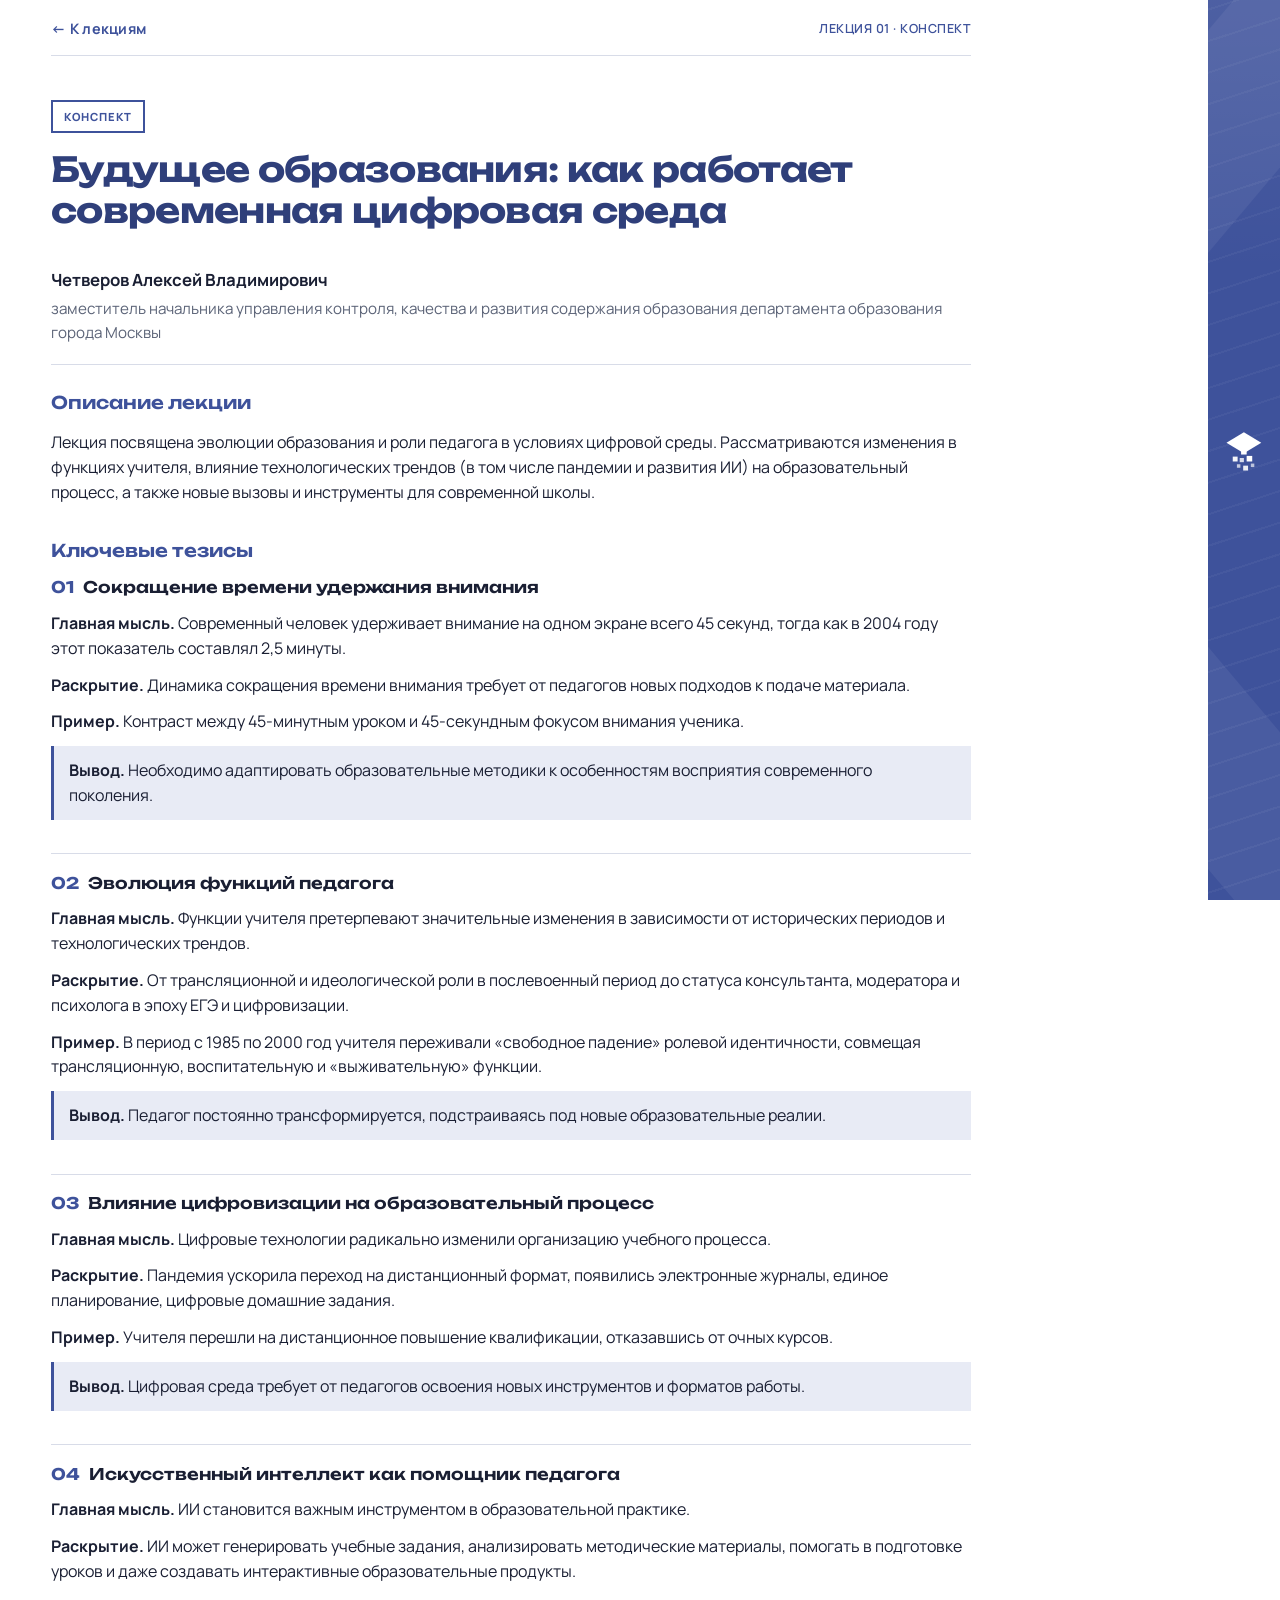
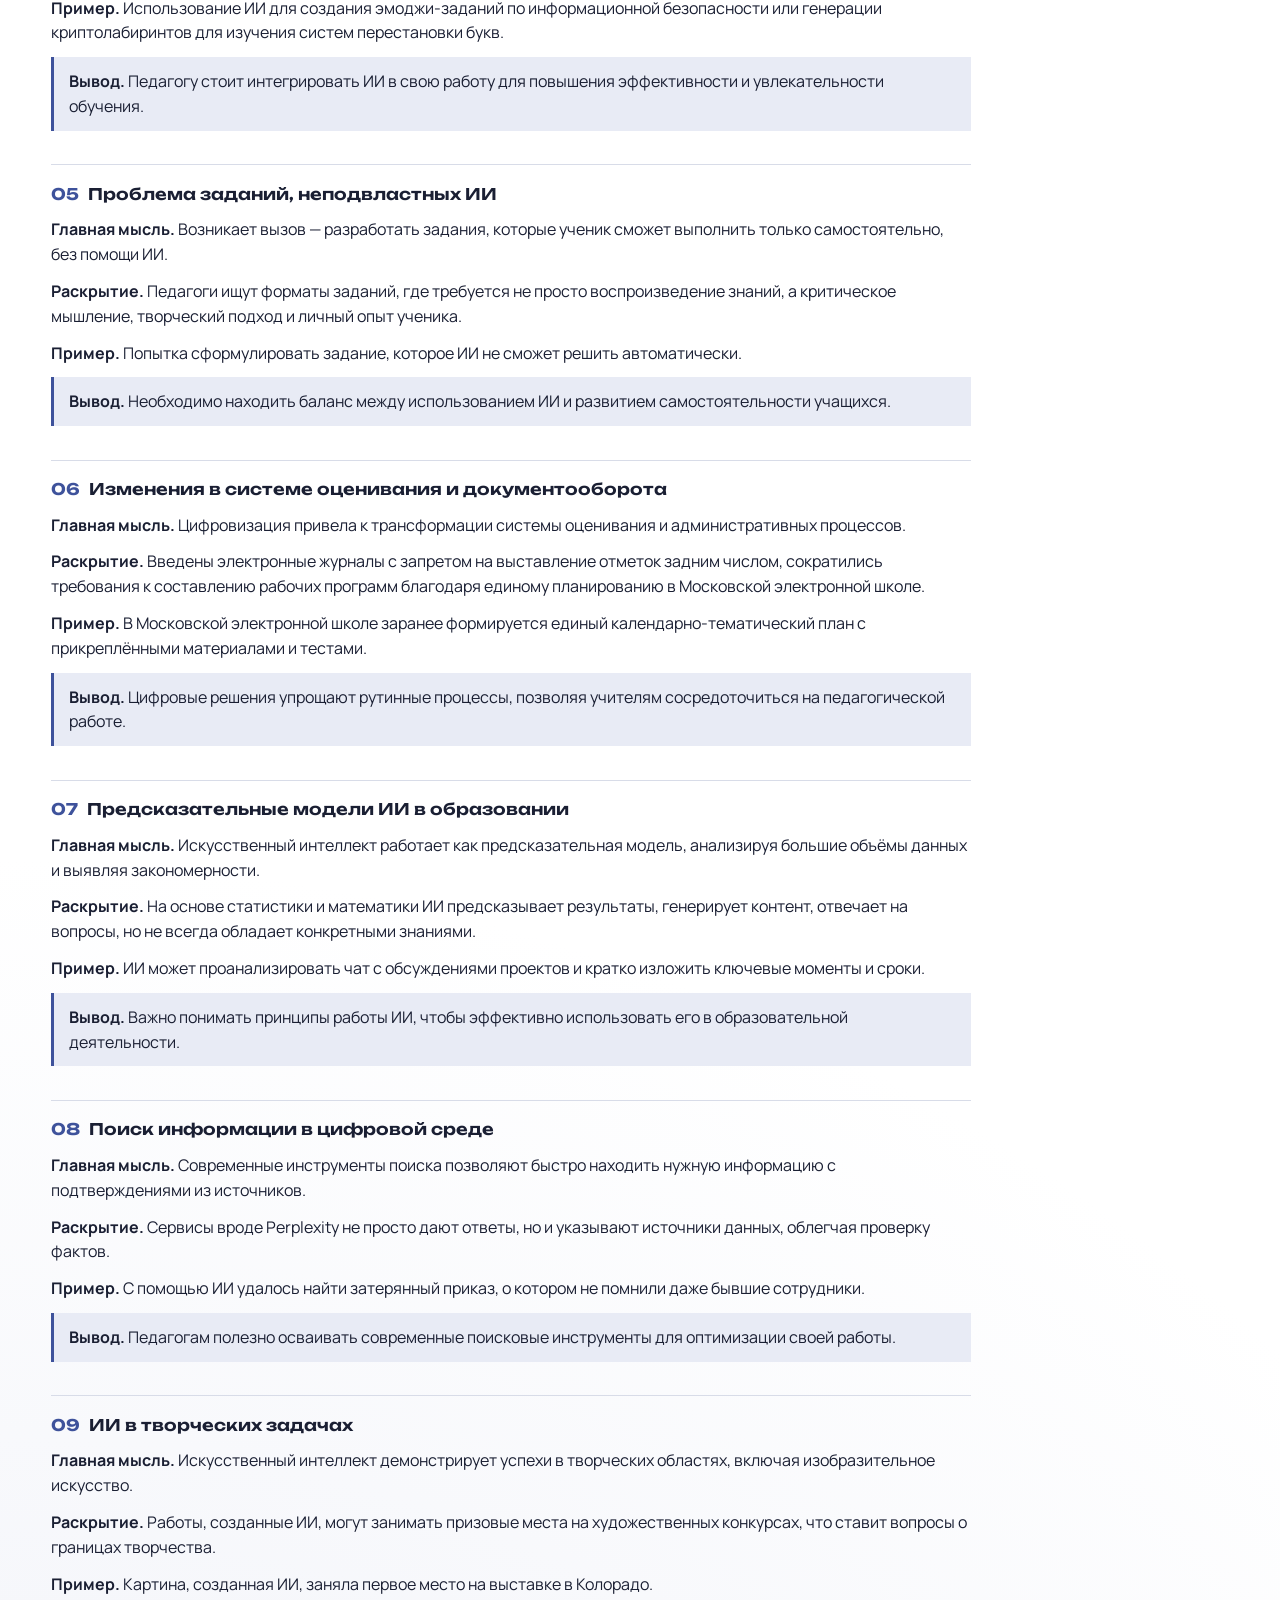
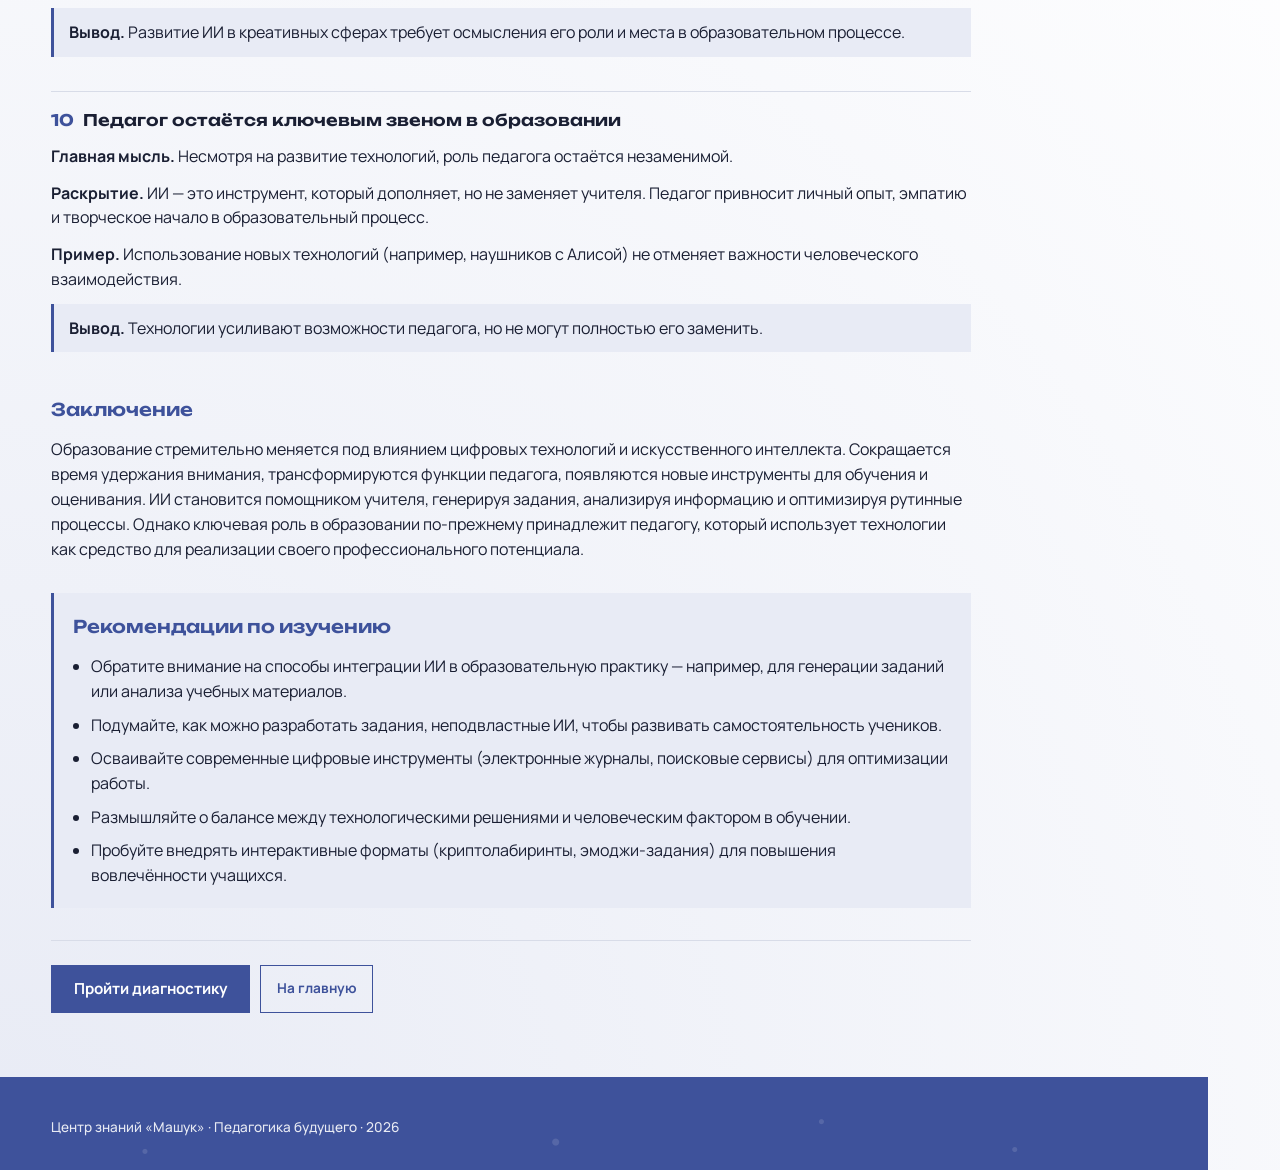
<file: landing/lecture-1-notes.html>
<!DOCTYPE html>
<html lang="ru">
<head>
  <meta charset="UTF-8" />
  <meta name="viewport" content="width=device-width, initial-scale=1" />
  <title>Конспект · Лекция 01 — Педагогика будущего</title>
  <link rel="preconnect" href="https://fonts.googleapis.com" />
  <link rel="preconnect" href="https://fonts.gstatic.com" crossorigin />
  <link href="https://fonts.googleapis.com/css2?family=Manrope:wght@400;500;600;700;800&family=Unbounded:wght@500;600;700&display=swap" rel="stylesheet" />
  <link rel="stylesheet" href="styles.css" />
</head>
<body>
  <div class="page">
    <aside class="rail" aria-hidden="true">
      <div class="rail__cap">
        <svg viewBox="0 0 120 140" fill="none" xmlns="http://www.w3.org/2000/svg">
          <path d="M10 48 L60 18 L110 48 L60 78 Z" fill="#fff"/>
          <rect x="52" y="72" width="16" height="10" fill="#fff"/>
          <rect x="28" y="88" width="14" height="14" fill="#fff" opacity=".95"/>
          <rect x="48" y="92" width="12" height="12" fill="#fff" opacity=".8"/>
          <rect x="68" y="86" width="16" height="16" fill="#fff"/>
          <rect x="40" y="110" width="10" height="10" fill="#fff" opacity=".7"/>
          <rect x="58" y="114" width="14" height="14" fill="#fff" opacity=".9"/>
          <rect x="80" y="108" width="10" height="10" fill="#fff" opacity=".65"/>
        </svg>
      </div>
    </aside>

    <div class="main">
      <header class="top">
        <div class="brand-row">
          <a class="back" href="index.html">← К лекциям</a>
          <span class="dates">Лекция 01 · Конспект</span>
        </div>
      </header>

      <article class="content">
        <div class="content__label">Конспект</div>
        <h1>Будущее образования: как работает современная цифровая среда</h1>

        <div class="speaker-block">
          <strong>Четверов Алексей Владимирович</strong>
          <span>заместитель начальника управления контроля, качества и развития содержания образования департамента образования города Москвы</span>
        </div>

        <section class="block">
          <h2>Описание лекции</h2>
          <p>Лекция посвящена эволюции образования и роли педагога в условиях цифровой среды. Рассматриваются изменения в функциях учителя, влияние технологических трендов (в том числе пандемии и развития ИИ) на образовательный процесс, а также новые вызовы и инструменты для современной школы.</p>
        </section>

        <section class="block">
          <h2>Ключевые тезисы</h2>

          <ol class="thesis-list">
            <li>
              <h3>Сокращение времени удержания внимания</h3>
              <p><strong>Главная мысль.</strong> Современный человек удерживает внимание на одном экране всего 45 секунд, тогда как в 2004 году этот показатель составлял 2,5 минуты.</p>
              <p><strong>Раскрытие.</strong> Динамика сокращения времени внимания требует от педагогов новых подходов к подаче материала.</p>
              <p><strong>Пример.</strong> Контраст между 45-минутным уроком и 45-секундным фокусом внимания ученика.</p>
              <p class="thesis-out"><strong>Вывод.</strong> Необходимо адаптировать образовательные методики к особенностям восприятия современного поколения.</p>
            </li>

            <li>
              <h3>Эволюция функций педагога</h3>
              <p><strong>Главная мысль.</strong> Функции учителя претерпевают значительные изменения в зависимости от исторических периодов и технологических трендов.</p>
              <p><strong>Раскрытие.</strong> От трансляционной и идеологической роли в послевоенный период до статуса консультанта, модератора и психолога в эпоху ЕГЭ и цифровизации.</p>
              <p><strong>Пример.</strong> В период с 1985 по 2000 год учителя переживали «свободное падение» ролевой идентичности, совмещая трансляционную, воспитательную и «выживательную» функции.</p>
              <p class="thesis-out"><strong>Вывод.</strong> Педагог постоянно трансформируется, подстраиваясь под новые образовательные реалии.</p>
            </li>

            <li>
              <h3>Влияние цифровизации на образовательный процесс</h3>
              <p><strong>Главная мысль.</strong> Цифровые технологии радикально изменили организацию учебного процесса.</p>
              <p><strong>Раскрытие.</strong> Пандемия ускорила переход на дистанционный формат, появились электронные журналы, единое планирование, цифровые домашние задания.</p>
              <p><strong>Пример.</strong> Учителя перешли на дистанционное повышение квалификации, отказавшись от очных курсов.</p>
              <p class="thesis-out"><strong>Вывод.</strong> Цифровая среда требует от педагогов освоения новых инструментов и форматов работы.</p>
            </li>

            <li>
              <h3>Искусственный интеллект как помощник педагога</h3>
              <p><strong>Главная мысль.</strong> ИИ становится важным инструментом в образовательной практике.</p>
              <p><strong>Раскрытие.</strong> ИИ может генерировать учебные задания, анализировать методические материалы, помогать в подготовке уроков и даже создавать интерактивные образовательные продукты.</p>
              <p><strong>Пример.</strong> Использование ИИ для создания эмоджи-заданий по информационной безопасности или генерации криптолабиринтов для изучения систем перестановки букв.</p>
              <p class="thesis-out"><strong>Вывод.</strong> Педагогу стоит интегрировать ИИ в свою работу для повышения эффективности и увлекательности обучения.</p>
            </li>

            <li>
              <h3>Проблема заданий, неподвластных ИИ</h3>
              <p><strong>Главная мысль.</strong> Возникает вызов — разработать задания, которые ученик сможет выполнить только самостоятельно, без помощи ИИ.</p>
              <p><strong>Раскрытие.</strong> Педагоги ищут форматы заданий, где требуется не просто воспроизведение знаний, а критическое мышление, творческий подход и личный опыт ученика.</p>
              <p><strong>Пример.</strong> Попытка сформулировать задание, которое ИИ не сможет решить автоматически.</p>
              <p class="thesis-out"><strong>Вывод.</strong> Необходимо находить баланс между использованием ИИ и развитием самостоятельности учащихся.</p>
            </li>

            <li>
              <h3>Изменения в системе оценивания и документооборота</h3>
              <p><strong>Главная мысль.</strong> Цифровизация привела к трансформации системы оценивания и административных процессов.</p>
              <p><strong>Раскрытие.</strong> Введены электронные журналы с запретом на выставление отметок задним числом, сократились требования к составлению рабочих программ благодаря единому планированию в Московской электронной школе.</p>
              <p><strong>Пример.</strong> В Московской электронной школе заранее формируется единый календарно-тематический план с прикреплёнными материалами и тестами.</p>
              <p class="thesis-out"><strong>Вывод.</strong> Цифровые решения упрощают рутинные процессы, позволяя учителям сосредоточиться на педагогической работе.</p>
            </li>

            <li>
              <h3>Предсказательные модели ИИ в образовании</h3>
              <p><strong>Главная мысль.</strong> Искусственный интеллект работает как предсказательная модель, анализируя большие объёмы данных и выявляя закономерности.</p>
              <p><strong>Раскрытие.</strong> На основе статистики и математики ИИ предсказывает результаты, генерирует контент, отвечает на вопросы, но не всегда обладает конкретными знаниями.</p>
              <p><strong>Пример.</strong> ИИ может проанализировать чат с обсуждениями проектов и кратко изложить ключевые моменты и сроки.</p>
              <p class="thesis-out"><strong>Вывод.</strong> Важно понимать принципы работы ИИ, чтобы эффективно использовать его в образовательной деятельности.</p>
            </li>

            <li>
              <h3>Поиск информации в цифровой среде</h3>
              <p><strong>Главная мысль.</strong> Современные инструменты поиска позволяют быстро находить нужную информацию с подтверждениями из источников.</p>
              <p><strong>Раскрытие.</strong> Сервисы вроде Perplexity не просто дают ответы, но и указывают источники данных, облегчая проверку фактов.</p>
              <p><strong>Пример.</strong> С помощью ИИ удалось найти затерянный приказ, о котором не помнили даже бывшие сотрудники.</p>
              <p class="thesis-out"><strong>Вывод.</strong> Педагогам полезно осваивать современные поисковые инструменты для оптимизации своей работы.</p>
            </li>

            <li>
              <h3>ИИ в творческих задачах</h3>
              <p><strong>Главная мысль.</strong> Искусственный интеллект демонстрирует успехи в творческих областях, включая изобразительное искусство.</p>
              <p><strong>Раскрытие.</strong> Работы, созданные ИИ, могут занимать призовые места на художественных конкурсах, что ставит вопросы о границах творчества.</p>
              <p><strong>Пример.</strong> Картина, созданная ИИ, заняла первое место на выставке в Колорадо.</p>
              <p class="thesis-out"><strong>Вывод.</strong> Развитие ИИ в креативных сферах требует осмысления его роли и места в образовательном процессе.</p>
            </li>

            <li>
              <h3>Педагог остаётся ключевым звеном в образовании</h3>
              <p><strong>Главная мысль.</strong> Несмотря на развитие технологий, роль педагога остаётся незаменимой.</p>
              <p><strong>Раскрытие.</strong> ИИ — это инструмент, который дополняет, но не заменяет учителя. Педагог привносит личный опыт, эмпатию и творческое начало в образовательный процесс.</p>
              <p><strong>Пример.</strong> Использование новых технологий (например, наушников с Алисой) не отменяет важности человеческого взаимодействия.</p>
              <p class="thesis-out"><strong>Вывод.</strong> Технологии усиливают возможности педагога, но не могут полностью его заменить.</p>
            </li>
          </ol>
        </section>

        <section class="block">
          <h2>Заключение</h2>
          <p>Образование стремительно меняется под влиянием цифровых технологий и искусственного интеллекта. Сокращается время удержания внимания, трансформируются функции педагога, появляются новые инструменты для обучения и оценивания. ИИ становится помощником учителя, генерируя задания, анализируя информацию и оптимизируя рутинные процессы. Однако ключевая роль в образовании по-прежнему принадлежит педагогу, который использует технологии как средство для реализации своего профессионального потенциала.</p>
        </section>

        <section class="block block--accent">
          <h2>Рекомендации по изучению</h2>
          <ul>
            <li>Обратите внимание на способы интеграции ИИ в образовательную практику — например, для генерации заданий или анализа учебных материалов.</li>
            <li>Подумайте, как можно разработать задания, неподвластные ИИ, чтобы развивать самостоятельность учеников.</li>
            <li>Осваивайте современные цифровые инструменты (электронные журналы, поисковые сервисы) для оптимизации работы.</li>
            <li>Размышляйте о балансе между технологическими решениями и человеческим фактором в обучении.</li>
            <li>Пробуйте внедрять интерактивные форматы (криптолабиринты, эмоджи-задания) для повышения вовлечённости учащихся.</li>
          </ul>
        </section>

        <div class="content__cta">
          <a class="btn btn--primary" href="lecture-1-diagnosis.html">Пройти диагностику</a>
          <a class="action" href="index.html">На главную</a>
        </div>
      </article>

      <footer class="footer">
        <div class="footer__pattern" aria-hidden="true"></div>
        <p>Центр знаний «Машук» · Педагогика будущего · 2026</p>
      </footer>
    </div>
  </div>
</body>
</html>
</file>
<file: docs/styles.css>
:root {
  --blue: #3e529b;
  --blue-deep: #2f3f7a;
  --blue-soft: #6575b0;
  --blue-mist: #e8ebf5;
  --ink: #1a1f33;
  --muted: #5c6478;
  --line: #d8dce8;
  --white: #ffffff;
  --rail: 72px;
  --pad: clamp(1.25rem, 4vw, 3.5rem);
  --max: 920px;
}

*,
*::before,
*::after {
  box-sizing: border-box;
}

html {
  scroll-behavior: smooth;
}

body {
  margin: 0;
  font-family: "Manrope", system-ui, sans-serif;
  color: var(--ink);
  background:
    radial-gradient(circle at 0% 100%, var(--blue-mist) 0%, transparent 42%),
    var(--white);
  line-height: 1.55;
  -webkit-font-smoothing: antialiased;
}

a {
  color: inherit;
  text-decoration: none;
}

.page {
  display: grid;
  grid-template-columns: 1fr var(--rail);
  min-height: 100vh;
}

.main {
  order: 1;
  min-width: 0;
}

.rail {
  order: 2;
  position: sticky;
  top: 0;
  height: 100vh;
  background:
    linear-gradient(180deg, rgba(255, 255, 255, 0.08), transparent 30%),
    repeating-linear-gradient(
      -18deg,
      transparent 0 28px,
      rgba(255, 255, 255, 0.04) 28px 30px
    ),
    var(--blue);
  display: grid;
  place-items: center;
  overflow: hidden;
}

.rail::before,
.rail::after {
  content: "";
  position: absolute;
  width: 140%;
  height: 38%;
  left: -20%;
  background: rgba(255, 255, 255, 0.06);
  clip-path: polygon(0 35%, 100% 0, 100% 65%, 0 100%);
}

.rail::before {
  top: -8%;
}

.rail::after {
  bottom: -8%;
  transform: scaleY(-1);
}

.rail__cap {
  position: relative;
  z-index: 1;
  width: 58%;
  animation: float-cap 5.5s ease-in-out infinite;
}

.rail__cap svg {
  width: 100%;
  height: auto;
  display: block;
}

@keyframes float-cap {
  0%,
  100% {
    transform: translateY(0);
  }
  50% {
    transform: translateY(-8px);
  }
}

.top {
  padding: 1.1rem var(--pad) 0;
  max-width: calc(var(--max) + var(--pad) * 2);
}

.brand-row {
  display: flex;
  flex-wrap: wrap;
  align-items: center;
  justify-content: space-between;
  gap: 0.75rem 1.5rem;
  padding-bottom: 0.95rem;
  border-bottom: 1px solid var(--line);
  font-size: 0.78rem;
  letter-spacing: 0.04em;
  text-transform: uppercase;
  color: var(--muted);
}

.partners {
  display: flex;
  flex-wrap: wrap;
  align-items: center;
  gap: 0.55rem;
}

.partners strong {
  color: var(--blue);
  font-weight: 800;
}

.dot {
  width: 4px;
  height: 4px;
  border-radius: 50%;
  background: var(--blue-soft);
  display: inline-block;
}

.dates {
  font-weight: 600;
  color: var(--blue);
}

.hero {
  position: relative;
  padding: clamp(2.5rem, 7vw, 5rem) var(--pad) clamp(2.5rem, 6vw, 4.5rem);
  max-width: calc(var(--max) + var(--pad) * 2);
  min-height: calc(100vh - 4.5rem);
  display: flex;
  flex-direction: column;
  justify-content: center;
  overflow: hidden;
}

.hero::before {
  content: "";
  position: absolute;
  inset: auto auto -20% -8%;
  width: min(420px, 70vw);
  height: min(420px, 70vw);
  border: 48px solid var(--blue-mist);
  border-radius: 50%;
  opacity: 0.55;
  pointer-events: none;
  animation: pulse-ring 8s ease-in-out infinite;
}

@keyframes pulse-ring {
  0%,
  100% {
    transform: scale(1);
    opacity: 0.45;
  }
  50% {
    transform: scale(1.06);
    opacity: 0.7;
  }
}

.hero__label {
  display: inline-block;
  background: var(--white);
  color: var(--blue);
  border: 2px solid var(--blue);
  padding: 0.45rem 0.85rem;
  font-size: 0.72rem;
  font-weight: 800;
  letter-spacing: 0.08em;
  text-transform: uppercase;
  margin-bottom: 1.35rem;
  position: relative;
}

.hero__mark {
  width: 64px;
  margin-bottom: 1rem;
  position: relative;
}

.hero__mark svg {
  width: 100%;
  height: auto;
  display: block;
}

.hero__title {
  margin: 0;
  font-family: "Unbounded", "Manrope", sans-serif;
  font-weight: 700;
  font-size: clamp(2.15rem, 6.5vw, 3.75rem);
  line-height: 1.05;
  letter-spacing: -0.03em;
  color: var(--blue-deep);
  max-width: 11ch;
  position: relative;
}

.hero__lead {
  margin: 1.1rem 0 0;
  max-width: 34ch;
  font-size: clamp(1.05rem, 2.4vw, 1.28rem);
  font-weight: 500;
  color: var(--ink);
  position: relative;
}

.hero__place {
  margin: 0.85rem 0 1.75rem;
  color: var(--muted);
  font-size: 0.95rem;
  position: relative;
}

.btn {
  display: inline-flex;
  align-items: center;
  justify-content: center;
  min-height: 48px;
  padding: 0.75rem 1.4rem;
  font-family: inherit;
  font-weight: 700;
  font-size: 0.95rem;
  border: 0;
  cursor: pointer;
  transition: background 0.2s ease, transform 0.2s ease;
  position: relative;
  width: fit-content;
}

.btn--primary {
  background: var(--blue);
  color: var(--white);
}

.btn--primary:hover {
  background: var(--blue-deep);
  transform: translateY(-1px);
}

.about {
  padding: 0 var(--pad) clamp(2.5rem, 5vw, 3.5rem);
  max-width: calc(var(--max) + var(--pad) * 2);
}

.about h2,
.section-head h2 {
  margin: 0 0 0.75rem;
  font-family: "Unbounded", "Manrope", sans-serif;
  font-size: clamp(1.2rem, 2.5vw, 1.45rem);
  font-weight: 600;
  color: var(--blue);
}

.about p,
.section-head p {
  margin: 0;
  max-width: 58ch;
  color: var(--muted);
}

.about__meta {
  list-style: none;
  margin: 1.5rem 0 0;
  padding: 0;
  display: grid;
  gap: 0.85rem;
}

.about__meta li {
  display: grid;
  gap: 0.2rem;
  padding-left: 0.95rem;
  border-left: 3px solid var(--blue);
}

.about__meta span {
  font-size: 0.72rem;
  font-weight: 800;
  letter-spacing: 0.08em;
  text-transform: uppercase;
  color: var(--blue);
}

.lectures {
  padding: 0 var(--pad) clamp(3rem, 7vw, 5rem);
  max-width: calc(var(--max) + var(--pad) * 2);
  display: grid;
  gap: 1.15rem;
}

.section-head {
  margin-bottom: 0.5rem;
}

.lecture {
  display: grid;
  grid-template-columns: auto 1fr;
  gap: 1rem 1.25rem;
  padding: 1.35rem 0 1.5rem;
  border-top: 1px solid var(--line);
  transition: background 0.25s ease;
}

.lecture:last-of-type {
  border-bottom: 1px solid var(--line);
}

.lecture:hover {
  background: linear-gradient(90deg, var(--blue-mist), transparent 70%);
}

.lecture__num {
  font-family: "Unbounded", sans-serif;
  font-size: 1.35rem;
  font-weight: 700;
  color: var(--blue);
  line-height: 1;
  padding-top: 0.2rem;
}

.lecture__meta {
  display: flex;
  flex-wrap: wrap;
  align-items: center;
  gap: 0.55rem 0.85rem;
  margin-bottom: 0.55rem;
}

.lecture__meta time {
  font-size: 0.8rem;
  font-weight: 600;
  color: var(--muted);
}

.tag {
  font-size: 0.68rem;
  font-weight: 800;
  letter-spacing: 0.06em;
  text-transform: uppercase;
  padding: 0.28rem 0.55rem;
  background: var(--blue-mist);
  color: var(--blue);
}

.lecture h3 {
  margin: 0;
  font-family: "Unbounded", "Manrope", sans-serif;
  font-size: clamp(1.05rem, 2.2vw, 1.28rem);
  font-weight: 600;
  line-height: 1.3;
  letter-spacing: -0.01em;
}

.speaker {
  margin: 0.75rem 0 1.15rem;
  display: grid;
  gap: 0.2rem;
}

.speaker strong {
  font-weight: 700;
}

.speaker span {
  color: var(--muted);
  font-size: 0.92rem;
}

.lecture__actions {
  display: flex;
  flex-wrap: wrap;
  gap: 0.55rem;
}

.action {
  display: inline-flex;
  align-items: center;
  justify-content: center;
  min-height: 42px;
  padding: 0.55rem 0.95rem;
  border: 1.5px solid var(--blue);
  color: var(--blue);
  font-size: 0.85rem;
  font-weight: 700;
  transition: background 0.2s ease, color 0.2s ease;
}

.action--accent {
  background: var(--blue);
  color: var(--white);
}

.action[aria-disabled="true"] {
  opacity: 0.45;
  cursor: not-allowed;
  pointer-events: none;
}

.action:not([aria-disabled="true"]):hover {
  background: var(--blue);
  color: var(--white);
}

.back {
  font-weight: 700;
  color: var(--blue);
  letter-spacing: 0.02em;
  text-transform: none;
  font-size: 0.9rem;
}

.content {
  padding: clamp(1.5rem, 4vw, 2.75rem) var(--pad) clamp(2.5rem, 6vw, 4rem);
  max-width: calc(var(--max) + var(--pad) * 2);
}

.content__label {
  display: inline-block;
  border: 2px solid var(--blue);
  color: var(--blue);
  padding: 0.35rem 0.7rem;
  font-size: 0.7rem;
  font-weight: 800;
  letter-spacing: 0.08em;
  text-transform: uppercase;
  margin-bottom: 1rem;
}

.content h1 {
  margin: 0 0 1.25rem;
  font-family: "Unbounded", "Manrope", sans-serif;
  font-size: clamp(1.45rem, 3.8vw, 2.15rem);
  font-weight: 700;
  line-height: 1.2;
  color: var(--blue-deep);
  letter-spacing: -0.02em;
}

.content .lead {
  margin: 0 0 1.75rem;
  color: var(--muted);
  max-width: 58ch;
}

.speaker-block {
  display: grid;
  gap: 0.25rem;
  padding: 1rem 0 1.25rem;
  margin-bottom: 1.5rem;
  border-bottom: 1px solid var(--line);
}

.speaker-block strong {
  font-size: 1.05rem;
}

.speaker-block span {
  color: var(--muted);
  font-size: 0.95rem;
}

.block {
  margin-bottom: 2rem;
}

.block h2 {
  margin: 0 0 0.85rem;
  font-family: "Unbounded", "Manrope", sans-serif;
  font-size: 1.1rem;
  font-weight: 600;
  color: var(--blue);
}

.block p {
  margin: 0 0 0.75rem;
}

.block--accent {
  padding: 1.25rem 1.15rem;
  background: var(--blue-mist);
  border-left: 3px solid var(--blue);
}

.block--accent ul {
  margin: 0;
  padding-left: 1.15rem;
}

.block--accent li {
  margin-bottom: 0.55rem;
}

.block--accent li:last-child {
  margin-bottom: 0;
}

.thesis-list {
  list-style: none;
  margin: 0;
  padding: 0;
  counter-reset: thesis;
  display: grid;
  gap: 1.35rem;
}

.thesis-list > li {
  counter-increment: thesis;
  padding: 1.15rem 0 0;
  border-top: 1px solid var(--line);
}

.thesis-list > li:first-child {
  border-top: 0;
  padding-top: 0;
}

.thesis-list h3 {
  margin: 0 0 0.75rem;
  font-family: "Unbounded", "Manrope", sans-serif;
  font-size: 1rem;
  font-weight: 600;
  line-height: 1.35;
  color: var(--ink);
}

.thesis-list h3::before {
  content: counter(thesis, decimal-leading-zero);
  display: inline-block;
  margin-right: 0.55rem;
  color: var(--blue);
  font-weight: 700;
}

.thesis-out {
  padding: 0.75rem 0.9rem;
  background: var(--blue-mist);
  border-left: 3px solid var(--blue);
}

.content__cta {
  display: flex;
  flex-wrap: wrap;
  gap: 0.65rem;
  margin-top: 2rem;
  padding-top: 1.5rem;
  border-top: 1px solid var(--line);
}

.diag-grid {
  display: grid;
  grid-template-columns: 1fr minmax(260px, 340px);
  gap: 1.5rem 1.75rem;
  align-items: start;
  margin-bottom: 1.75rem;
}

.diag-sliders {
  display: grid;
  gap: 0.85rem;
}

.slider-card {
  display: block;
  padding: 0.95rem 1rem 0.85rem;
  border: 1px solid var(--line);
  background: var(--white);
  cursor: pointer;
}

.slider-card__top {
  display: flex;
  align-items: baseline;
  gap: 0.55rem;
  margin-bottom: 0.35rem;
}

.slider-card__num {
  font-family: "Unbounded", sans-serif;
  font-size: 0.8rem;
  font-weight: 700;
  color: var(--blue);
}

.slider-card__title {
  flex: 1;
  font-weight: 700;
  font-size: 0.95rem;
}

.slider-card__val {
  font-family: "Unbounded", sans-serif;
  font-weight: 700;
  color: var(--blue);
  font-size: 1.05rem;
  min-width: 1.5ch;
  text-align: right;
}

.slider-card__q {
  margin: 0 0 0.75rem;
  color: var(--muted);
  font-size: 0.88rem;
}

.slider-card input[type="range"] {
  width: 100%;
  accent-color: var(--blue);
  height: 1.4rem;
  cursor: pointer;
}

.slider-card__scale {
  display: flex;
  justify-content: space-between;
  font-size: 0.72rem;
  color: var(--muted);
  margin-top: 0.15rem;
}

.diag-viz {
  position: sticky;
  top: 1rem;
  padding: 1rem;
  border: 1px solid var(--line);
  background: linear-gradient(180deg, var(--blue-mist), var(--white) 55%);
}

.radar-wrap {
  width: 100%;
  max-width: 360px;
  margin: 0 auto;
}

.radar-wrap svg {
  width: 100%;
  height: auto;
  display: block;
}

.radar-label {
  fill: var(--muted);
  font-size: 9.5px;
  font-family: "Manrope", system-ui, sans-serif;
  font-weight: 600;
}

.radar-hint {
  margin: 0.5rem 0 0;
  text-align: center;
  color: var(--muted);
  font-size: 0.9rem;
}

.result {
  padding: 1.35rem 1.2rem;
  background: var(--blue);
  color: var(--white);
}

.result__type {
  font-family: "Unbounded", "Manrope", sans-serif;
  font-size: clamp(1.15rem, 2.5vw, 1.4rem);
  font-weight: 600;
  margin-bottom: 0.65rem;
}

.result__text {
  margin: 0;
  color: rgba(255, 255, 255, 0.92);
  max-width: 62ch;
  line-height: 1.6;
}

@media (max-width: 900px) {
  .diag-grid {
    grid-template-columns: 1fr;
  }

  .diag-viz {
    position: relative;
    top: 0;
    order: -1;
  }
}

.footer {
  position: relative;
  margin-top: auto;
  padding: 2.5rem var(--pad) 2rem;
  background: var(--blue);
  color: rgba(255, 255, 255, 0.88);
  overflow: hidden;
}

.footer__pattern {
  position: absolute;
  inset: 0;
  opacity: 0.12;
  background-image:
    radial-gradient(circle at 12% 80%, #fff 0 2px, transparent 3px),
    radial-gradient(circle at 28% 55%, #fff 0 2px, transparent 3px),
    radial-gradient(circle at 46% 70%, #fff 0 3px, transparent 4px),
    radial-gradient(circle at 68% 48%, #fff 0 2px, transparent 3px),
    radial-gradient(circle at 84% 78%, #fff 0 2px, transparent 3px);
  pointer-events: none;
}

.footer p {
  position: relative;
  margin: 0;
  font-size: 0.85rem;
  font-weight: 500;
}

@media (max-width: 820px) {
  :root {
    --rail: 0px;
  }

  .page {
    grid-template-columns: 1fr;
  }

  .hero {
    min-height: calc(100svh - 7.5rem);
    padding-top: 2rem;
    padding-bottom: 2.5rem;
  }

  .rail {
    order: 0;
    position: relative;
    height: 88px;
    width: 100%;
  }

  .rail::before,
  .rail::after {
    width: 55%;
    height: 160%;
    top: -30%;
    clip-path: polygon(15% 0, 100% 0, 85% 100%, 0 100%);
  }

  .rail::before {
    left: -8%;
  }

  .rail::after {
    left: auto;
    right: -8%;
    bottom: auto;
    top: -30%;
    transform: none;
  }

  .rail__cap {
    width: 52px;
  }

  .hero__title {
    max-width: none;
  }

  .lecture {
    grid-template-columns: 1fr;
    gap: 0.45rem;
  }

  .lecture__num {
    font-size: 0.95rem;
  }

  .lecture__actions {
    display: grid;
    grid-template-columns: 1fr;
  }

  .action {
    width: 100%;
  }
}

@media (prefers-reduced-motion: reduce) {
  *,
  *::before,
  *::after {
    animation: none !important;
    transition: none !important;
  }
}
</file>
<file: landing/styles.css>
:root {
  --blue: #3e529b;
  --blue-deep: #2f3f7a;
  --blue-soft: #6575b0;
  --blue-mist: #e8ebf5;
  --ink: #1a1f33;
  --muted: #5c6478;
  --line: #d8dce8;
  --white: #ffffff;
  --rail: 72px;
  --pad: clamp(1.25rem, 4vw, 3.5rem);
  --max: 920px;
}

*,
*::before,
*::after {
  box-sizing: border-box;
}

html {
  scroll-behavior: smooth;
}

body {
  margin: 0;
  font-family: "Manrope", system-ui, sans-serif;
  color: var(--ink);
  background:
    radial-gradient(circle at 0% 100%, var(--blue-mist) 0%, transparent 42%),
    var(--white);
  line-height: 1.55;
  -webkit-font-smoothing: antialiased;
}

a {
  color: inherit;
  text-decoration: none;
}

.page {
  display: grid;
  grid-template-columns: 1fr var(--rail);
  min-height: 100vh;
}

.main {
  order: 1;
  min-width: 0;
}

.rail {
  order: 2;
  position: sticky;
  top: 0;
  height: 100vh;
  background:
    linear-gradient(180deg, rgba(255, 255, 255, 0.08), transparent 30%),
    repeating-linear-gradient(
      -18deg,
      transparent 0 28px,
      rgba(255, 255, 255, 0.04) 28px 30px
    ),
    var(--blue);
  display: grid;
  place-items: center;
  overflow: hidden;
}

.rail::before,
.rail::after {
  content: "";
  position: absolute;
  width: 140%;
  height: 38%;
  left: -20%;
  background: rgba(255, 255, 255, 0.06);
  clip-path: polygon(0 35%, 100% 0, 100% 65%, 0 100%);
}

.rail::before {
  top: -8%;
}

.rail::after {
  bottom: -8%;
  transform: scaleY(-1);
}

.rail__cap {
  position: relative;
  z-index: 1;
  width: 58%;
  animation: float-cap 5.5s ease-in-out infinite;
}

.rail__cap svg {
  width: 100%;
  height: auto;
  display: block;
}

@keyframes float-cap {
  0%,
  100% {
    transform: translateY(0);
  }
  50% {
    transform: translateY(-8px);
  }
}

.top {
  padding: 1.1rem var(--pad) 0;
  max-width: calc(var(--max) + var(--pad) * 2);
}

.brand-row {
  display: flex;
  flex-wrap: wrap;
  align-items: center;
  justify-content: space-between;
  gap: 0.75rem 1.5rem;
  padding-bottom: 0.95rem;
  border-bottom: 1px solid var(--line);
  font-size: 0.78rem;
  letter-spacing: 0.04em;
  text-transform: uppercase;
  color: var(--muted);
}

.partners {
  display: flex;
  flex-wrap: wrap;
  align-items: center;
  gap: 0.55rem;
}

.partners strong {
  color: var(--blue);
  font-weight: 800;
}

.dot {
  width: 4px;
  height: 4px;
  border-radius: 50%;
  background: var(--blue-soft);
  display: inline-block;
}

.dates {
  font-weight: 600;
  color: var(--blue);
}

.hero {
  position: relative;
  padding: clamp(2.5rem, 7vw, 5rem) var(--pad) clamp(2.5rem, 6vw, 4.5rem);
  max-width: calc(var(--max) + var(--pad) * 2);
  min-height: calc(100vh - 4.5rem);
  display: flex;
  flex-direction: column;
  justify-content: center;
  overflow: hidden;
}

.hero::before {
  content: "";
  position: absolute;
  inset: auto auto -20% -8%;
  width: min(420px, 70vw);
  height: min(420px, 70vw);
  border: 48px solid var(--blue-mist);
  border-radius: 50%;
  opacity: 0.55;
  pointer-events: none;
  animation: pulse-ring 8s ease-in-out infinite;
}

@keyframes pulse-ring {
  0%,
  100% {
    transform: scale(1);
    opacity: 0.45;
  }
  50% {
    transform: scale(1.06);
    opacity: 0.7;
  }
}

.hero__label {
  display: inline-block;
  background: var(--white);
  color: var(--blue);
  border: 2px solid var(--blue);
  padding: 0.45rem 0.85rem;
  font-size: 0.72rem;
  font-weight: 800;
  letter-spacing: 0.08em;
  text-transform: uppercase;
  margin-bottom: 1.35rem;
  position: relative;
}

.hero__mark {
  width: 64px;
  margin-bottom: 1rem;
  position: relative;
}

.hero__mark svg {
  width: 100%;
  height: auto;
  display: block;
}

.hero__title {
  margin: 0;
  font-family: "Unbounded", "Manrope", sans-serif;
  font-weight: 700;
  font-size: clamp(2.15rem, 6.5vw, 3.75rem);
  line-height: 1.05;
  letter-spacing: -0.03em;
  color: var(--blue-deep);
  max-width: 11ch;
  position: relative;
}

.hero__lead {
  margin: 1.1rem 0 0;
  max-width: 34ch;
  font-size: clamp(1.05rem, 2.4vw, 1.28rem);
  font-weight: 500;
  color: var(--ink);
  position: relative;
}

.hero__place {
  margin: 0.85rem 0 1.75rem;
  color: var(--muted);
  font-size: 0.95rem;
  position: relative;
}

.btn {
  display: inline-flex;
  align-items: center;
  justify-content: center;
  min-height: 48px;
  padding: 0.75rem 1.4rem;
  font-family: inherit;
  font-weight: 700;
  font-size: 0.95rem;
  border: 0;
  cursor: pointer;
  transition: background 0.2s ease, transform 0.2s ease;
  position: relative;
  width: fit-content;
}

.btn--primary {
  background: var(--blue);
  color: var(--white);
}

.btn--primary:hover {
  background: var(--blue-deep);
  transform: translateY(-1px);
}

.about {
  padding: 0 var(--pad) clamp(2.5rem, 5vw, 3.5rem);
  max-width: calc(var(--max) + var(--pad) * 2);
}

.about h2,
.section-head h2 {
  margin: 0 0 0.75rem;
  font-family: "Unbounded", "Manrope", sans-serif;
  font-size: clamp(1.2rem, 2.5vw, 1.45rem);
  font-weight: 600;
  color: var(--blue);
}

.about p,
.section-head p {
  margin: 0;
  max-width: 58ch;
  color: var(--muted);
}

.about__meta {
  list-style: none;
  margin: 1.5rem 0 0;
  padding: 0;
  display: grid;
  gap: 0.85rem;
}

.about__meta li {
  display: grid;
  gap: 0.2rem;
  padding-left: 0.95rem;
  border-left: 3px solid var(--blue);
}

.about__meta span {
  font-size: 0.72rem;
  font-weight: 800;
  letter-spacing: 0.08em;
  text-transform: uppercase;
  color: var(--blue);
}

.lectures {
  padding: 0 var(--pad) clamp(3rem, 7vw, 5rem);
  max-width: calc(var(--max) + var(--pad) * 2);
  display: grid;
  gap: 1.15rem;
}

.section-head {
  margin-bottom: 0.5rem;
}

.lecture {
  display: grid;
  grid-template-columns: auto 1fr;
  gap: 1rem 1.25rem;
  padding: 1.35rem 0 1.5rem;
  border-top: 1px solid var(--line);
  transition: background 0.25s ease;
}

.lecture:last-of-type {
  border-bottom: 1px solid var(--line);
}

.lecture:hover {
  background: linear-gradient(90deg, var(--blue-mist), transparent 70%);
}

.lecture__num {
  font-family: "Unbounded", sans-serif;
  font-size: 1.35rem;
  font-weight: 700;
  color: var(--blue);
  line-height: 1;
  padding-top: 0.2rem;
}

.lecture__meta {
  display: flex;
  flex-wrap: wrap;
  align-items: center;
  gap: 0.55rem 0.85rem;
  margin-bottom: 0.55rem;
}

.lecture__meta time {
  font-size: 0.8rem;
  font-weight: 600;
  color: var(--muted);
}

.tag {
  font-size: 0.68rem;
  font-weight: 800;
  letter-spacing: 0.06em;
  text-transform: uppercase;
  padding: 0.28rem 0.55rem;
  background: var(--blue-mist);
  color: var(--blue);
}

.lecture h3 {
  margin: 0;
  font-family: "Unbounded", "Manrope", sans-serif;
  font-size: clamp(1.05rem, 2.2vw, 1.28rem);
  font-weight: 600;
  line-height: 1.3;
  letter-spacing: -0.01em;
}

.speaker {
  margin: 0.75rem 0 1.15rem;
  display: grid;
  gap: 0.2rem;
}

.speaker strong {
  font-weight: 700;
}

.speaker span {
  color: var(--muted);
  font-size: 0.92rem;
}

.lecture__actions {
  display: flex;
  flex-wrap: wrap;
  gap: 0.55rem;
}

.action {
  display: inline-flex;
  align-items: center;
  justify-content: center;
  min-height: 42px;
  padding: 0.55rem 0.95rem;
  border: 1.5px solid var(--blue);
  color: var(--blue);
  font-size: 0.85rem;
  font-weight: 700;
  transition: background 0.2s ease, color 0.2s ease;
}

.action--accent {
  background: var(--blue);
  color: var(--white);
}

.action[aria-disabled="true"] {
  opacity: 0.45;
  cursor: not-allowed;
  pointer-events: none;
}

.action:not([aria-disabled="true"]):hover {
  background: var(--blue);
  color: var(--white);
}

.back {
  font-weight: 700;
  color: var(--blue);
  letter-spacing: 0.02em;
  text-transform: none;
  font-size: 0.9rem;
}

.content {
  padding: clamp(1.5rem, 4vw, 2.75rem) var(--pad) clamp(2.5rem, 6vw, 4rem);
  max-width: calc(var(--max) + var(--pad) * 2);
}

.content__label {
  display: inline-block;
  border: 2px solid var(--blue);
  color: var(--blue);
  padding: 0.35rem 0.7rem;
  font-size: 0.7rem;
  font-weight: 800;
  letter-spacing: 0.08em;
  text-transform: uppercase;
  margin-bottom: 1rem;
}

.content h1 {
  margin: 0 0 1.25rem;
  font-family: "Unbounded", "Manrope", sans-serif;
  font-size: clamp(1.45rem, 3.8vw, 2.15rem);
  font-weight: 700;
  line-height: 1.2;
  color: var(--blue-deep);
  letter-spacing: -0.02em;
}

.content .lead {
  margin: 0 0 1.75rem;
  color: var(--muted);
  max-width: 58ch;
}

.speaker-block {
  display: grid;
  gap: 0.25rem;
  padding: 1rem 0 1.25rem;
  margin-bottom: 1.5rem;
  border-bottom: 1px solid var(--line);
}

.speaker-block strong {
  font-size: 1.05rem;
}

.speaker-block span {
  color: var(--muted);
  font-size: 0.95rem;
}

.block {
  margin-bottom: 2rem;
}

.block h2 {
  margin: 0 0 0.85rem;
  font-family: "Unbounded", "Manrope", sans-serif;
  font-size: 1.1rem;
  font-weight: 600;
  color: var(--blue);
}

.block p {
  margin: 0 0 0.75rem;
}

.block--accent {
  padding: 1.25rem 1.15rem;
  background: var(--blue-mist);
  border-left: 3px solid var(--blue);
}

.block--accent ul {
  margin: 0;
  padding-left: 1.15rem;
}

.block--accent li {
  margin-bottom: 0.55rem;
}

.block--accent li:last-child {
  margin-bottom: 0;
}

.thesis-list {
  list-style: none;
  margin: 0;
  padding: 0;
  counter-reset: thesis;
  display: grid;
  gap: 1.35rem;
}

.thesis-list > li {
  counter-increment: thesis;
  padding: 1.15rem 0 0;
  border-top: 1px solid var(--line);
}

.thesis-list > li:first-child {
  border-top: 0;
  padding-top: 0;
}

.thesis-list h3 {
  margin: 0 0 0.75rem;
  font-family: "Unbounded", "Manrope", sans-serif;
  font-size: 1rem;
  font-weight: 600;
  line-height: 1.35;
  color: var(--ink);
}

.thesis-list h3::before {
  content: counter(thesis, decimal-leading-zero);
  display: inline-block;
  margin-right: 0.55rem;
  color: var(--blue);
  font-weight: 700;
}

.thesis-out {
  padding: 0.75rem 0.9rem;
  background: var(--blue-mist);
  border-left: 3px solid var(--blue);
}

.content__cta {
  display: flex;
  flex-wrap: wrap;
  gap: 0.65rem;
  margin-top: 2rem;
  padding-top: 1.5rem;
  border-top: 1px solid var(--line);
}

.diag-grid {
  display: grid;
  grid-template-columns: 1fr minmax(260px, 340px);
  gap: 1.5rem 1.75rem;
  align-items: start;
  margin-bottom: 1.75rem;
}

.diag-sliders {
  display: grid;
  gap: 0.85rem;
}

.slider-card {
  display: block;
  padding: 0.95rem 1rem 0.85rem;
  border: 1px solid var(--line);
  background: var(--white);
  cursor: pointer;
}

.slider-card__top {
  display: flex;
  align-items: baseline;
  gap: 0.55rem;
  margin-bottom: 0.35rem;
}

.slider-card__num {
  font-family: "Unbounded", sans-serif;
  font-size: 0.8rem;
  font-weight: 700;
  color: var(--blue);
}

.slider-card__title {
  flex: 1;
  font-weight: 700;
  font-size: 0.95rem;
}

.slider-card__val {
  font-family: "Unbounded", sans-serif;
  font-weight: 700;
  color: var(--blue);
  font-size: 1.05rem;
  min-width: 1.5ch;
  text-align: right;
}

.slider-card__q {
  margin: 0 0 0.75rem;
  color: var(--muted);
  font-size: 0.88rem;
}

.slider-card input[type="range"] {
  width: 100%;
  accent-color: var(--blue);
  height: 1.4rem;
  cursor: pointer;
}

.slider-card__scale {
  display: flex;
  justify-content: space-between;
  font-size: 0.72rem;
  color: var(--muted);
  margin-top: 0.15rem;
}

.diag-viz {
  position: sticky;
  top: 1rem;
  padding: 1rem;
  border: 1px solid var(--line);
  background: linear-gradient(180deg, var(--blue-mist), var(--white) 55%);
}

.radar-wrap {
  width: 100%;
  max-width: 360px;
  margin: 0 auto;
}

.radar-wrap svg {
  width: 100%;
  height: auto;
  display: block;
}

.radar-label {
  fill: var(--muted);
  font-size: 9.5px;
  font-family: "Manrope", system-ui, sans-serif;
  font-weight: 600;
}

.radar-hint {
  margin: 0.5rem 0 0;
  text-align: center;
  color: var(--muted);
  font-size: 0.9rem;
}

.result {
  padding: 1.35rem 1.2rem;
  background: var(--blue);
  color: var(--white);
}

.result__type {
  font-family: "Unbounded", "Manrope", sans-serif;
  font-size: clamp(1.15rem, 2.5vw, 1.4rem);
  font-weight: 600;
  margin-bottom: 0.65rem;
}

.result__text {
  margin: 0;
  color: rgba(255, 255, 255, 0.92);
  max-width: 62ch;
  line-height: 1.6;
}

@media (max-width: 900px) {
  .diag-grid {
    grid-template-columns: 1fr;
  }

  .diag-viz {
    position: relative;
    top: 0;
    order: -1;
  }
}

.footer {
  position: relative;
  margin-top: auto;
  padding: 2.5rem var(--pad) 2rem;
  background: var(--blue);
  color: rgba(255, 255, 255, 0.88);
  overflow: hidden;
}

.footer__pattern {
  position: absolute;
  inset: 0;
  opacity: 0.12;
  background-image:
    radial-gradient(circle at 12% 80%, #fff 0 2px, transparent 3px),
    radial-gradient(circle at 28% 55%, #fff 0 2px, transparent 3px),
    radial-gradient(circle at 46% 70%, #fff 0 3px, transparent 4px),
    radial-gradient(circle at 68% 48%, #fff 0 2px, transparent 3px),
    radial-gradient(circle at 84% 78%, #fff 0 2px, transparent 3px);
  pointer-events: none;
}

.footer p {
  position: relative;
  margin: 0;
  font-size: 0.85rem;
  font-weight: 500;
}

@media (max-width: 820px) {
  :root {
    --rail: 0px;
  }

  .page {
    grid-template-columns: 1fr;
  }

  .hero {
    min-height: calc(100svh - 7.5rem);
    padding-top: 2rem;
    padding-bottom: 2.5rem;
  }

  .rail {
    order: 0;
    position: relative;
    height: 88px;
    width: 100%;
  }

  .rail::before,
  .rail::after {
    width: 55%;
    height: 160%;
    top: -30%;
    clip-path: polygon(15% 0, 100% 0, 85% 100%, 0 100%);
  }

  .rail::before {
    left: -8%;
  }

  .rail::after {
    left: auto;
    right: -8%;
    bottom: auto;
    top: -30%;
    transform: none;
  }

  .rail__cap {
    width: 52px;
  }

  .hero__title {
    max-width: none;
  }

  .lecture {
    grid-template-columns: 1fr;
    gap: 0.45rem;
  }

  .lecture__num {
    font-size: 0.95rem;
  }

  .lecture__actions {
    display: grid;
    grid-template-columns: 1fr;
  }

  .action {
    width: 100%;
  }
}

@media (prefers-reduced-motion: reduce) {
  *,
  *::before,
  *::after {
    animation: none !important;
    transition: none !important;
  }
}
</file>
